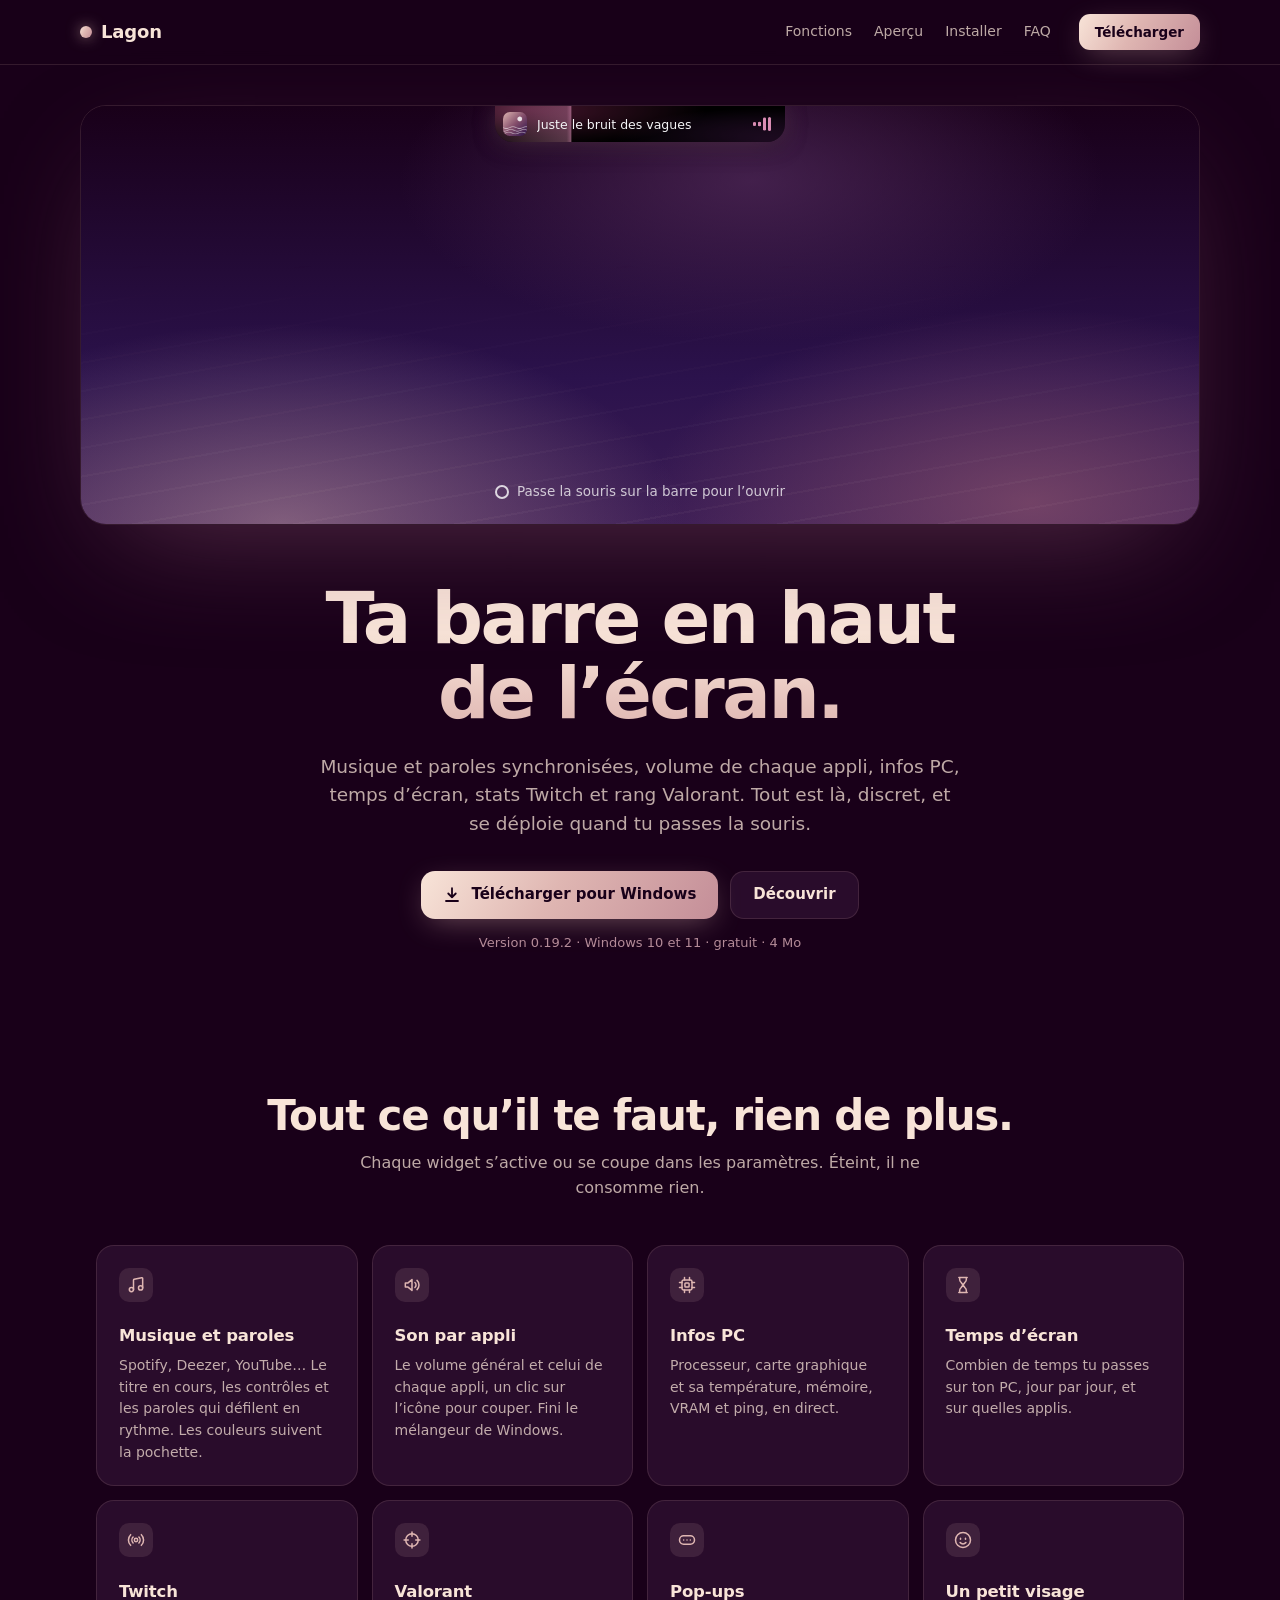
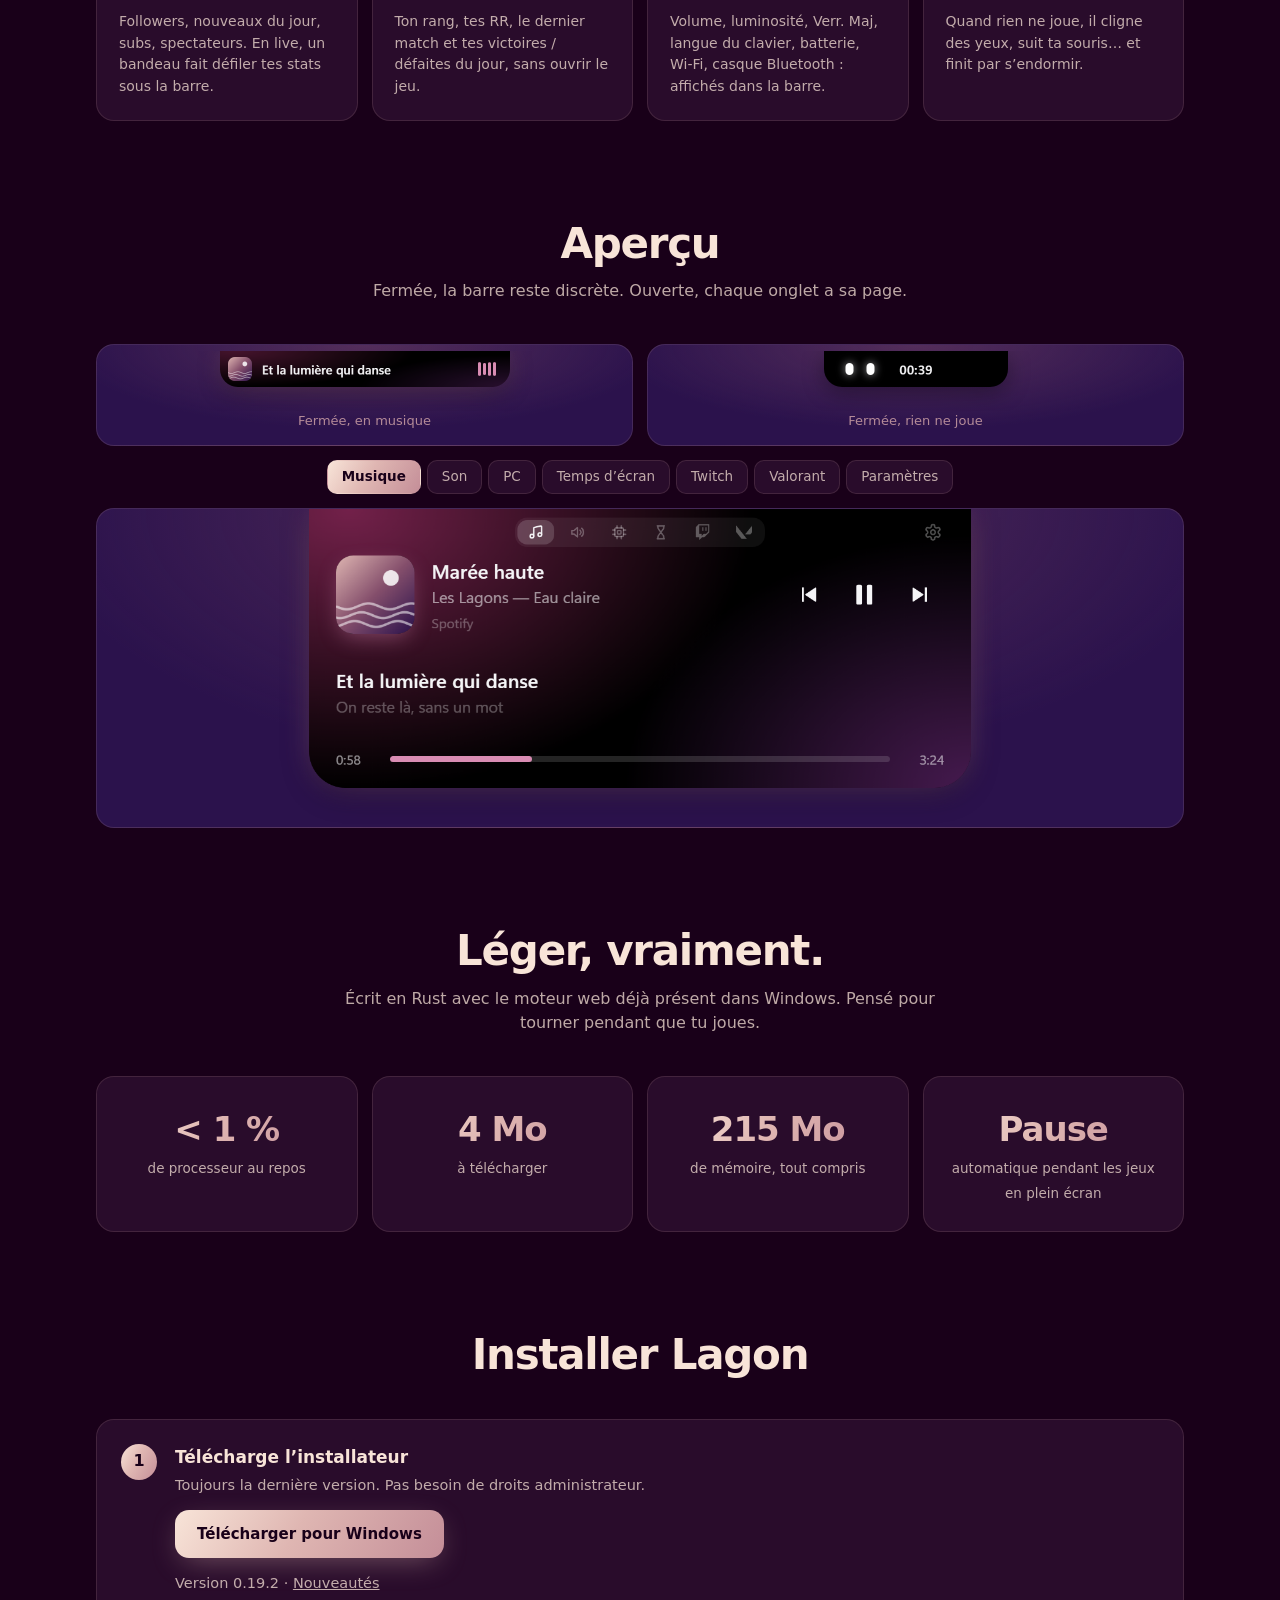
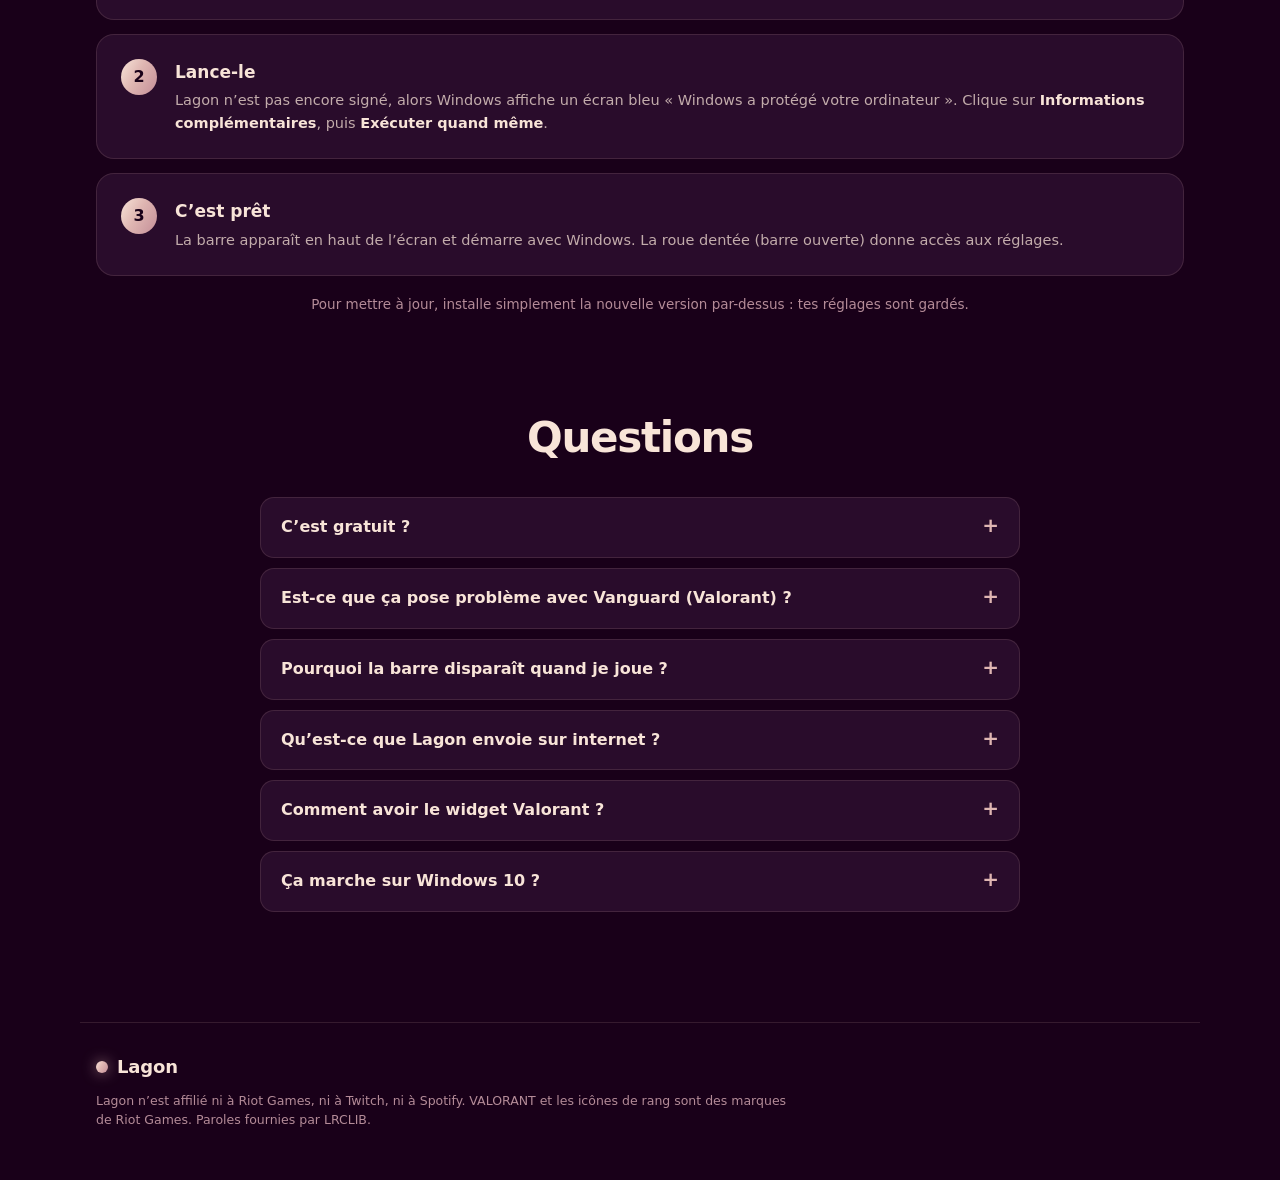
<file: index.html>
<!doctype html>
<html lang="fr">
<head>
  <meta charset="utf-8" />
  <meta name="viewport" content="width=device-width, initial-scale=1" />
  <title>Lagon · la barre en haut de ton écran</title>
  <meta name="description" content="Lagon : une barre élégante en haut de l’écran Windows. Musique et paroles, volume par appli, infos PC, temps d’écran, stats Twitch et rang Valorant. Gratuit et léger." />
  <meta property="og:title" content="Lagon · la barre en haut de ton écran" />
  <meta property="og:description" content="Musique et paroles, son, PC, temps d’écran, Twitch et Valorant, dans une barre qui se déploie au survol." />
  <meta property="og:image" content="img/music.png" />
  <meta name="theme-color" content="#190019" />
  <link rel="icon" href="favicon.ico" />
  <link rel="stylesheet" href="site.css" />
</head>
<body>
  <header class="top">
    <a class="brand" href="#"><span class="dot"></span>Lagon</a>
    <nav>
      <a href="#fonctions">Fonctions</a>
      <a href="#apercu">Aperçu</a>
      <a href="#installer">Installer</a>
      <a href="#faq">FAQ</a>
    </nav>
    <a class="btn small dl-link" href="#installer">Télécharger</a>
  </header>

  <!-- hero: a screen with the real Lagon running at its top -->
  <section class="hero">
    <div class="screen" aria-label="Démo de Lagon">
      <div class="wall"></div>
      <div class="demo-wrap"><iframe class="demo" src="demo/index.html" title="Démo interactive de Lagon" loading="eager"></iframe></div>
      <p class="try"><span class="cursor"></span>Passe la souris sur la barre pour l’ouvrir</p>
    </div>

    <div class="hero-text">
      <h1>Ta barre en haut<br />de l’écran.</h1>
      <p class="lead">Musique et paroles synchronisées, volume de chaque appli, infos PC, temps d’écran, stats Twitch et rang Valorant. Tout est là, discret, et se déploie quand tu passes la souris.</p>
      <div class="cta">
        <a class="btn dl-link" href="#installer">
          <svg viewBox="0 0 24 24" aria-hidden="true"><path d="M12 3v12m0 0-5-5m5 5 5-5M4 20h16"/></svg>
          Télécharger pour Windows
        </a>
        <a class="btn ghost" href="#fonctions">Découvrir</a>
      </div>
      <p class="meta"><span class="dl-version">Version 0.19.2</span> · Windows 10 et 11 · gratuit · 4 Mo</p>
    </div>
  </section>

  <!-- features -->
  <section id="fonctions" class="section">
    <h2>Tout ce qu’il te faut, rien de plus.</h2>
    <p class="sub">Chaque widget s’active ou se coupe dans les paramètres. Éteint, il ne consomme rien.</p>
    <div class="features">
      <article class="f">
        <svg viewBox="0 0 24 24"><path d="M9 17.5V6.2a1 1 0 0 1 .78-.98l9-2A1 1 0 0 1 20 4.2v11.3"/><circle cx="6.5" cy="17.5" r="2.5"/><circle cx="17.5" cy="15.5" r="2.5"/></svg>
        <h3>Musique et paroles</h3>
        <p>Spotify, Deezer, YouTube… Le titre en cours, les contrôles et les paroles qui défilent en rythme. Les couleurs suivent la pochette.</p>
      </article>
      <article class="f">
        <svg viewBox="0 0 24 24"><path d="M4 9.5h3.2L12 5.5v13l-4.8-4H4z"/><path d="M15.5 9a4 4 0 0 1 0 6M18 6.5a7.5 7.5 0 0 1 0 11"/></svg>
        <h3>Son par appli</h3>
        <p>Le volume général et celui de chaque appli, un clic sur l’icône pour couper. Fini le mélangeur de Windows.</p>
      </article>
      <article class="f">
        <svg viewBox="0 0 24 24"><rect x="6" y="6" width="12" height="12" rx="2"/><rect x="9.5" y="9.5" width="5" height="5" rx="1"/><path d="M9 3v3M15 3v3M9 18v3M15 18v3M3 9h3M3 15h3M18 9h3M18 15h3"/></svg>
        <h3>Infos PC</h3>
        <p>Processeur, carte graphique et sa température, mémoire, VRAM et ping, en direct.</p>
      </article>
      <article class="f">
        <svg viewBox="0 0 24 24"><path d="M7 3h10M7 21h10M8 3v2.5a4 4 0 0 0 1.6 3.2L12 12l-2.4 3.3A4 4 0 0 0 8 18.5V21M16 3v2.5a4 4 0 0 1-1.6 3.2L12 12l2.4 3.3a4 4 0 0 1 1.6 3.2V21"/></svg>
        <h3>Temps d’écran</h3>
        <p>Combien de temps tu passes sur ton PC, jour par jour, et sur quelles applis.</p>
      </article>
      <article class="f">
        <svg viewBox="0 0 24 24"><circle cx="12" cy="12" r="2"/><path d="M8.5 15.5a5 5 0 0 1 0-7M15.5 8.5a5 5 0 0 1 0 7M5.6 18.4a9 9 0 0 1 0-12.8M18.4 5.6a9 9 0 0 1 0 12.8"/></svg>
        <h3>Twitch</h3>
        <p>Followers, nouveaux du jour, subs, spectateurs. En live, un bandeau fait défiler tes stats sous la barre.</p>
      </article>
      <article class="f">
        <svg viewBox="0 0 24 24"><circle cx="12" cy="12" r="7.5"/><path d="M12 2.5v5M12 16.5v5M2.5 12h5M16.5 12h5"/></svg>
        <h3>Valorant</h3>
        <p>Ton rang, tes RR, le dernier match et tes victoires / défaites du jour, sans ouvrir le jeu.</p>
      </article>
      <article class="f">
        <svg viewBox="0 0 24 24"><rect x="3" y="7" width="18" height="10" rx="5"/><path d="M8 12h.01M12 12h.01M16 12h.01"/></svg>
        <h3>Pop-ups</h3>
        <p>Volume, luminosité, Verr. Maj, langue du clavier, batterie, Wi-Fi, casque Bluetooth : affichés dans la barre.</p>
      </article>
      <article class="f">
        <svg viewBox="0 0 24 24"><circle cx="12" cy="12" r="9"/><path d="M9 10v1M15 10v1M8.5 15a4.5 4.5 0 0 0 7 0"/></svg>
        <h3>Un petit visage</h3>
        <p>Quand rien ne joue, il cligne des yeux, suit ta souris… et finit par s’endormir.</p>
      </article>
    </div>
  </section>

  <!-- screenshots -->
  <section id="apercu" class="section">
    <h2>Aperçu</h2>
    <p class="sub">Fermée, la barre reste discrète. Ouverte, chaque onglet a sa page.</p>
    <div class="closed-shots">
      <figure><img src="img/closed-music.png" alt="Barre fermée pendant la musique : la ligne de paroles en cours" /><figcaption>Fermée, en musique</figcaption></figure>
      <figure><img src="img/closed-face.png" alt="Barre fermée sans musique : l’heure et le petit visage" /><figcaption>Fermée, rien ne joue</figcaption></figure>
    </div>
    <div class="gallery">
      <div class="g-tabs" role="tablist">
        <button role="tab" data-shot="music" class="on">Musique</button>
        <button role="tab" data-shot="sound">Son</button>
        <button role="tab" data-shot="pc">PC</button>
        <button role="tab" data-shot="time">Temps d’écran</button>
        <button role="tab" data-shot="twitch">Twitch</button>
        <button role="tab" data-shot="valorant">Valorant</button>
        <button role="tab" data-shot="settings">Paramètres</button>
      </div>
      <div class="g-view"><img class="g-img" src="img/music.png" alt="Page Musique de Lagon" /></div>
    </div>
  </section>

  <!-- light -->
  <section class="section light">
    <h2>Léger, vraiment.</h2>
    <p class="sub">Écrit en Rust avec le moteur web déjà présent dans Windows. Pensé pour tourner pendant que tu joues.</p>
    <div class="numbers">
      <div><b>&lt; 1 %</b><span>de processeur au repos</span></div>
      <div><b>4 Mo</b><span>à télécharger</span></div>
      <div><b>215 Mo</b><span>de mémoire, tout compris</span></div>
      <div><b>Pause</b><span>automatique pendant les jeux en plein écran</span></div>
    </div>
  </section>

  <!-- install -->
  <section id="installer" class="section">
    <h2>Installer Lagon</h2>
    <ol class="steps">
      <li>
        <span class="n">1</span>
        <div><h3>Télécharge l’installateur</h3><p>Toujours la dernière version. Pas besoin de droits administrateur.</p>
          <a class="btn dl-link" href="#">Télécharger pour Windows</a>
          <p class="meta"><span class="dl-version">Version 0.19.2</span> · <a class="dl-notes" href="#">Nouveautés</a></p></div>
      </li>
      <li>
        <span class="n">2</span>
        <div><h3>Lance-le</h3><p>Lagon n’est pas encore signé, alors Windows affiche un écran bleu « Windows a protégé votre ordinateur ». Clique sur <b>Informations complémentaires</b>, puis <b>Exécuter quand même</b>.</p></div>
      </li>
      <li>
        <span class="n">3</span>
        <div><h3>C’est prêt</h3><p>La barre apparaît en haut de l’écran et démarre avec Windows. La roue dentée (barre ouverte) donne accès aux réglages.</p></div>
      </li>
    </ol>
    <p class="note">Pour mettre à jour, installe simplement la nouvelle version par-dessus : tes réglages sont gardés.</p>
  </section>

  <!-- faq -->
  <section id="faq" class="section">
    <h2>Questions</h2>
    <div class="faq">
      <details><summary>C’est gratuit ?</summary><p>Oui.</p></details>
      <details><summary>Est-ce que ça pose problème avec Vanguard (Valorant) ?</summary><p>Lagon ne touche jamais au jeu : il ne lit pas sa mémoire et ne s’injecte pas dedans. C’est une fenêtre Windows ordinaire, comme Discord ou Spotify. Ton rang vient d’internet (API HenrikDev), pas du jeu.</p></details>
      <details><summary>Pourquoi la barre disparaît quand je joue ?</summary><p>Par défaut, Lagon se cache et se met en pause quand un jeu est en plein écran, pour ne rien te prendre en performances. Tu peux changer ça dans Paramètres → Performance. En mode « plein écran » exclusif, Windows n’affiche de toute façon aucune fenêtre par-dessus le jeu : passe en « fenêtré plein écran » pour voir la barre.</p></details>
      <details><summary>Qu’est-ce que Lagon envoie sur internet ?</summary><p>Seulement ce que tu actives : la recherche des paroles (LRCLIB), tes stats Twitch si tu connectes ta chaîne, ton rang si tu ajoutes ta clé HenrikDev. Pas de compte Lagon, pas de publicité, pas de suivi. Tes identifiants Twitch et ta clé sont chiffrés sur ton PC.</p></details>
      <details><summary>Comment avoir le widget Valorant ?</summary><p>Crée une clé gratuite sur le tableau de bord HenrikDev, puis dans Lagon : Paramètres → Valorant, ajoute ton Riot ID (Pseudo#TAG), ta région et colle la clé.</p></details>
      <details><summary>Ça marche sur Windows 10 ?</summary><p>Oui, Windows 10 et 11 (64 bits).</p></details>
    </div>
  </section>

  <footer class="foot">
    <p><span class="brand"><span class="dot"></span>Lagon</span></p>
    <p class="legal">Lagon n’est affilié ni à Riot Games, ni à Twitch, ni à Spotify. VALORANT et les icônes de rang sont des marques de Riot Games. Paroles fournies par LRCLIB.</p>
  </footer>

  <script src="site.js"></script>
</body>
</html>
</file>
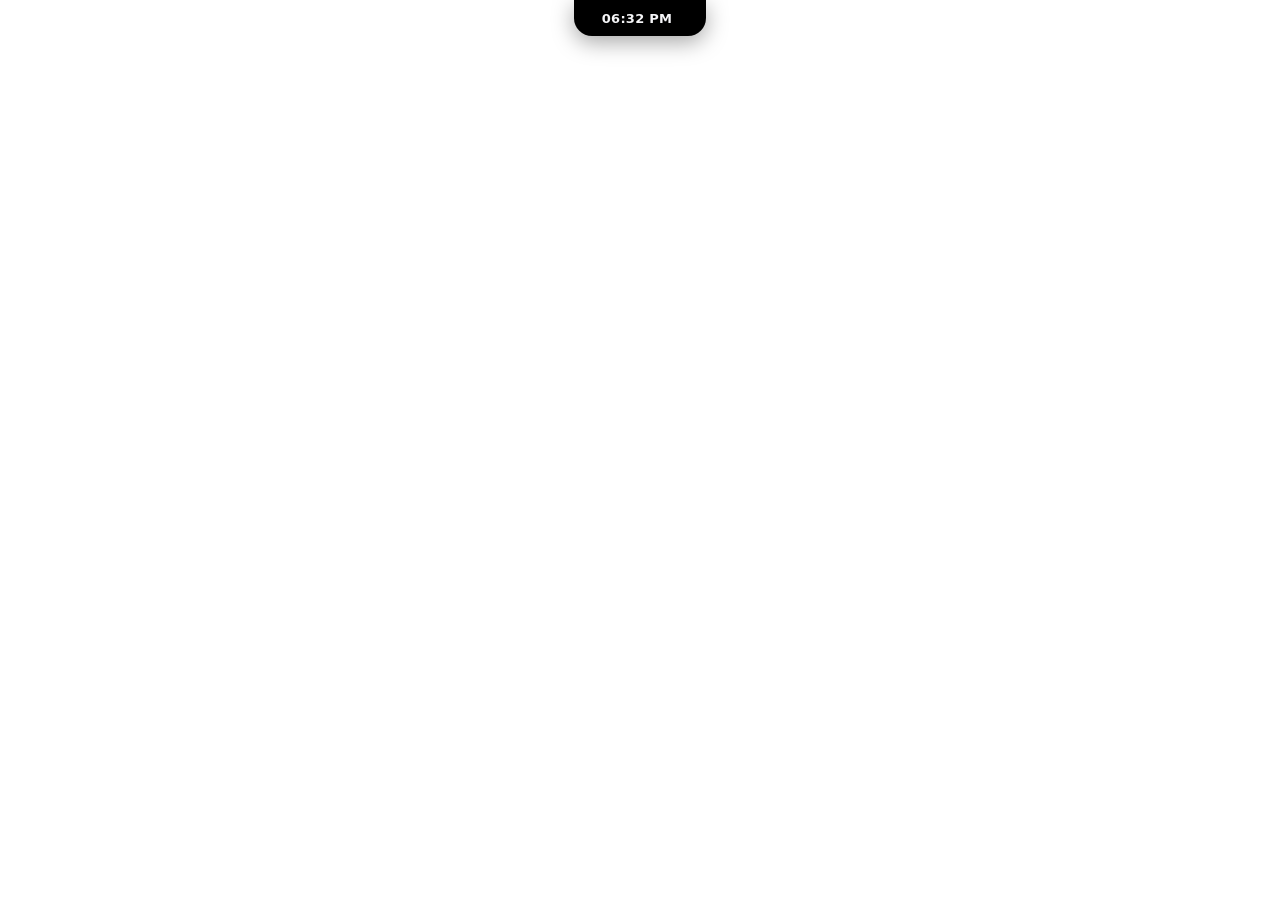
<file: demo/index.html>
<!doctype html>
<html lang="fr">
<head>
  <meta charset="utf-8" />
  <meta http-equiv="Content-Security-Policy" content="default-src 'self'; img-src 'self' data:; style-src 'self'; script-src 'self'; connect-src 'self' ipc: http://ipc.localhost" />
  <title>Lagon</title>
  <link rel="stylesheet" href="style.css" />
</head>
<body>
  <div id="island" class="idle">
    <!-- colour glows (album / Windows colours); they drift slowly with the "halos" option -->
    <div class="halo" aria-hidden="true"><i class="h1"></i><i class="h2"></i></div>
    <!-- the music's progress, as a colour filling the closed bar (musicProgress) -->
    <i class="c-prog" aria-hidden="true"></i>
    <!-- compact pill -->
    <div class="compact">
      <img class="c-art" alt="" />
      <div class="c-text"></div>
      <div class="eq" aria-hidden="true"><i></i><i></i><i></i><i></i></div>
      <div class="c-clock"></div>
      <div class="c-dc" aria-label="Discord : micro ou son coupé"></div>
      <!-- little face shown when nothing plays -->
      <!-- .face moves (left of the clock / centre when asleep); .face-in carries the hop and breathing -->
      <div class="face" aria-hidden="true">
        <div class="face-in">
          <i class="eye l"></i><i class="eye r"></i>
          <i class="cheek l"></i><i class="cheek r"></i>
          <!-- only drawn by some styles (data-look): cat ears, robot antenna, mouth -->
          <i class="ear l"></i><i class="ear r"></i><i class="ant"></i><i class="mouth"></i>
          <span class="zzz"><b>z</b><b>z</b><b>z</b></span>
        </div>
      </div>
      <!-- volume indicator, shown for a moment when the volume changes -->
      <!-- pop-ups: volume, brightness, caps lock, keyboard language, battery, network, headset -->
      <div class="c-osd">
        <span class="o-icon"></span>
        <div class="o-text"><b class="o-title"></b><span class="o-sub"></span></div>
        <div class="o-bar"><div class="o-fill"></div></div>
        <span class="o-pct"></span>
      </div>
      <!-- voice assistant (« Lagoune t'es là ? »): the little face listens in the middle, with a "?" -->
      <div class="c-listen" aria-hidden="true">
        <span class="mini-face l-face" data-look="classic"><span class="face-in"><i class="eye l"></i><i class="eye r"></i><i class="cheek l"></i><i class="cheek r"></i><i class="ear l"></i><i class="ear r"></i><i class="ant"></i><i class="mouth"></i></span></span>
        <span class="l-mark"></span>
      </div>
    </div>

    <!-- stats chosen in Settings > Bar, always shown at the right end of the closed island -->
    <div class="c-stats" aria-live="off"></div>

    <!-- live ticker: a second row under the closed island while streaming -->
    <div class="ticker" aria-live="polite"><i class="tk-dot"></i><span class="tk-text"></span></div>
    <!-- delivery timer: a little bike rides to the house (typed "livraison 25 min" in Notes) -->
    <div class="dlv"><span class="dv-track"><i class="dv-line"><i class="dv-fill"></i></i><span class="dv-home"><svg viewBox="0 0 24 24"><path d="M3.5 11.5 12 4.5l8.5 7"/><path d="M6 9.8V20h12V9.8"/><path d="M10.2 20v-5h3.6v5"/></svg></span><span class="dv-bike"><svg viewBox="0 0 24 16"><rect x="1.5" y=".8" width="5.5" height="4.4" rx="1"/><circle cx="5" cy="12" r="3.2"/><circle cx="19" cy="12" r="3.2"/><path d="M5 12 9 6.5h6.2L19 12M9 6.5l3 5.5 3.2-5.5M15.2 6.5 14.3 3.2h2.4M8 4.4h3"/></svg></span><span class="dv-arrive">Arrivée ?</span></span><span class="dv-left"></span></div>

    <!-- expanded card -->
    <div class="full">
      <nav class="tabs">
        <button data-page="music" title="Musique" class="on">
          <svg viewBox="0 0 24 24"><path d="M9 17.5V6.2a1 1 0 0 1 .78-.98l9-2A1 1 0 0 1 20 4.2v11.3"/><circle cx="6.5" cy="17.5" r="2.5"/><circle cx="17.5" cy="15.5" r="2.5"/></svg>
        </button>
        <button data-page="sound" title="Son">
          <svg viewBox="0 0 24 24"><path d="M4 9.5h3.2L12 5.5v13l-4.8-4H4z"/><path d="M15.5 9a4 4 0 0 1 0 6M18 6.5a7.5 7.5 0 0 1 0 11"/></svg>
        </button>
        <button data-page="pc" title="PC">
          <svg viewBox="0 0 24 24"><rect x="6" y="6" width="12" height="12" rx="2"/><rect x="9.5" y="9.5" width="5" height="5" rx="1"/><path d="M9 3v3M15 3v3M9 18v3M15 18v3M3 9h3M3 15h3M18 9h3M18 15h3"/></svg>
        </button>
        <button data-page="time" title="Temps d’écran">
          <svg viewBox="0 0 24 24"><path d="M7 3h10M7 21h10M8 3v2.5a4 4 0 0 0 1.6 3.2L12 12l-2.4 3.3A4 4 0 0 0 8 18.5V21M16 3v2.5a4 4 0 0 1-1.6 3.2L12 12l2.4 3.3a4 4 0 0 1 1.6 3.2V21"/></svg>
        </button>
        <button data-page="notes" title="Notes">
          <svg viewBox="0 0 24 24"><rect x="4" y="5" width="16" height="15" rx="2.5"/><path d="M8.5 3v4M15.5 3v4M4 10h16M8 14h4.5M8 17h7"/></svg>
        </button>
        <button data-page="twitch" title="Twitch">
          <svg class="filled" viewBox="0 0 24 24"><path fill-rule="evenodd" d="M6 0 1.71 4.29v15.42h5.15V24l4.28-4.29h3.43L22.29 12V0zm14.57 11.14-3.43 3.43h-3.43l-3 3v-3H6.86V1.71h13.71zM11.57 4.71h1.72v5.15h-1.72zm4.72 0H18v5.15h-1.71z"/></svg>
          <i class="live-dot"></i>
        </button>
        <button data-page="obs" title="OBS">
          <svg class="filled" viewBox="0 0 24 24"><!-- OBS Studio logo (Simple Icons, CC0) --><path d="M12,24C5.383,24,0,18.617,0,12S5.383,0,12,0s12,5.383,12,12S18.617,24,12,24z M12,1.109 C5.995,1.109,1.11,5.995,1.11,12C1.11,18.005,5.995,22.89,12,22.89S22.89,18.005,22.89,12C22.89,5.995,18.005,1.109,12,1.109z M6.182,5.99c0.352-1.698,1.503-3.229,3.05-3.996c-0.269,0.273-0.595,0.483-0.844,0.78c-1.02,1.1-1.48,2.692-1.199,4.156 c0.355,2.235,2.455,4.06,4.732,4.028c1.765,0.079,3.485-0.937,4.348-2.468c1.848,0.063,3.645,1.017,4.7,2.548 c0.54,0.799,0.962,1.736,0.991,2.711c-0.342-1.295-1.202-2.446-2.375-3.095c-1.135-0.639-2.529-0.802-3.772-0.425 c-1.56,0.448-2.849,1.723-3.293,3.293c-0.377,1.25-0.216,2.628,0.377,3.772c-0.825,1.429-2.315,2.449-3.932,2.756 c-1.244,0.261-2.551,0.059-3.709-0.464c1.036,0.302,2.161,0.355,3.191-0.011c1.381-0.457,2.522-1.567,3.024-2.935 c0.556-1.49,0.345-3.261-0.591-4.54c-0.7-1.007-1.803-1.717-3.002-1.969c-0.38-0.068-0.764-0.098-1.148-0.134 c-0.611-1.231-0.834-2.66-0.528-3.996L6.182,5.99z"/></svg>
          <i class="live-dot"></i>
        </button>
        <button data-page="valorant" title="Valorant">
          <svg class="filled" viewBox="0 0 24 24"><path d="M23.79 2.15a.25.25 0 0 0-.1.08c-3.38 4.23-6.77 8.46-10.15 12.7-.1.09-.02.28.12.26h7.32a.66.66 0 0 0 .55-.25l2.32-2.9a.72.72 0 0 0 .15-.49V2.32c.01-.11-.1-.21-.21-.17zM.08 2.17C0 2.2 0 2.3 0 2.37v9.23c0 .17.05.33.16.46l7.64 9.55c.12.15.3.25.5.25h7.37c.14.02.22-.17.11-.27C10.66 15.18 5.53 8.77.4 2.35c-.08-.1-.17-.27-.32-.18z"/></svg>
        </button>
        <button data-page="discord" title="Discord">
          <svg class="filled" viewBox="0 0 24 24"><path d="M20.32 4.37a19.8 19.8 0 0 0-4.89-1.52.07.07 0 0 0-.08.04c-.21.38-.44.87-.6 1.25a18.27 18.27 0 0 0-5.49 0 12.64 12.64 0 0 0-.62-1.25.08.08 0 0 0-.08-.04 19.74 19.74 0 0 0-4.88 1.52.07.07 0 0 0-.03.03C.53 9.05-.32 13.58.1 18.06a.08.08 0 0 0 .03.05 19.9 19.9 0 0 0 5.99 3.03.08.08 0 0 0 .09-.03c.46-.63.87-1.3 1.22-1.99a.08.08 0 0 0-.04-.1 13.1 13.1 0 0 1-1.87-.9.08.08 0 0 1-.01-.12l.37-.3a.07.07 0 0 1 .08-.01c3.93 1.8 8.18 1.8 12.06 0a.07.07 0 0 1 .08 0l.37.3a.08.08 0 0 1 0 .13c-.6.35-1.22.65-1.88.9a.08.08 0 0 0-.04.1c.36.7.77 1.36 1.23 1.99a.08.08 0 0 0 .08.03 19.84 19.84 0 0 0 6-3.03.08.08 0 0 0 .04-.06c.5-5.18-.84-9.67-3.55-13.66a.06.06 0 0 0-.03-.03zM8.02 15.33c-1.18 0-2.16-1.08-2.16-2.42 0-1.33.96-2.42 2.16-2.42 1.21 0 2.18 1.1 2.16 2.42 0 1.34-.96 2.42-2.16 2.42zm7.97 0c-1.18 0-2.15-1.08-2.15-2.42 0-1.33.95-2.42 2.15-2.42 1.21 0 2.18 1.1 2.16 2.42 0 1.34-.95 2.42-2.16 2.42z"/></svg>
        </button>
        <button data-page="game" title="Jeu">
          <svg viewBox="0 0 24 24"><path d="M7.5 7h9a4.5 4.5 0 0 1 4.4 5.5l-1 4.3a2.3 2.3 0 0 1-4 1L14.4 16H9.6l-1.5 1.8a2.3 2.3 0 0 1-4-1l-1-4.3A4.5 4.5 0 0 1 7.5 7z"/><path d="M7.5 10.5v3M6 12h3"/><circle cx="16" cy="11" r=".6"/><circle cx="17.5" cy="13" r=".6"/></svg>
        </button>
        <button data-page="clips" title="Clips">
          <svg viewBox="0 0 24 24"><rect x="3" y="6" width="13" height="12" rx="2.5"/><path d="m16 10.5 5-3v9l-5-3"/><circle cx="9.5" cy="12" r="2.2" fill="currentColor" stroke="none"/></svg>
        </button>
      </nav>

      <!-- only inside the open card, so it is never visible when the island is closed -->
      <!-- your seniority rank (the star), top left of the open card: a click shows it in the settings -->
      <button class="rk-corner" hidden aria-label="Ton rang"></button>
      <button class="gear" title="Paramètres" aria-label="Paramètres">
        <svg viewBox="0 0 24 24"><path d="M12.22 2h-.44a2 2 0 0 0-2 2v.18a2 2 0 0 1-1 1.73l-.43.25a2 2 0 0 1-2 0l-.15-.08a2 2 0 0 0-2.73.73l-.22.38a2 2 0 0 0 .73 2.73l.15.1a2 2 0 0 1 1 1.72v.51a2 2 0 0 1-1 1.74l-.15.09a2 2 0 0 0-.73 2.73l.22.38a2 2 0 0 0 2.73.73l.15-.08a2 2 0 0 1 2 0l.43.25a2 2 0 0 1 1 1.73V20a2 2 0 0 0 2 2h.44a2 2 0 0 0 2-2v-.18a2 2 0 0 1 1-1.73l.43-.25a2 2 0 0 1 2 0l.15.08a2 2 0 0 0 2.73-.73l.22-.39a2 2 0 0 0-.73-2.73l-.15-.08a2 2 0 0 1-1-1.74v-.5a2 2 0 0 1 1-1.74l.15-.09a2 2 0 0 0 .73-2.73l-.22-.38a2 2 0 0 0-2.73-.73l-.15.08a2 2 0 0 1-2 0l-.43-.25a2 2 0 0 1-1-1.73V4a2 2 0 0 0-2-2z"/><circle cx="12" cy="12" r="3"/></svg>
        <i class="gear-dot" aria-hidden="true"></i>
      </button>

      <div class="pages">
        <!-- music -->
        <section class="page music">
          <div class="empty">
            <div class="e-time"></div>
            <div class="e-date"></div>
            <div class="e-hint">Rien en lecture</div>
          </div>
          <div class="player">
            <div class="head">
              <div class="art-wrap"><img class="art" alt="" /></div>
              <div class="meta">
                <div class="title"></div>
                <div class="artist"></div>
                <div class="source"></div>
              </div>
              <div class="controls">
                <button data-cmd="prev" title="Précédent">
                  <svg viewBox="0 0 24 24"><path d="M6 5h2v14H6zM20 5.5v13a.5.5 0 0 1-.77.42L9.5 12.42a.5.5 0 0 1 0-.84l9.73-6.5a.5.5 0 0 1 .77.42z"/></svg>
                </button>
                <button data-cmd="toggle" class="play" title="Lecture / Pause">
                  <svg class="i-play" viewBox="0 0 24 24"><path d="M7 4.6v14.8a.6.6 0 0 0 .92.5l11.5-7.4a.6.6 0 0 0 0-1L7.92 4.1A.6.6 0 0 0 7 4.6z"/></svg>
                  <svg class="i-pause" viewBox="0 0 24 24"><rect x="6" y="4.5" width="4.2" height="15" rx="1.2"/><rect x="13.8" y="4.5" width="4.2" height="15" rx="1.2"/></svg>
                </button>
                <button data-cmd="next" title="Suivant">
                  <svg viewBox="0 0 24 24"><path d="M16 5h2v14h-2zM4 5.5v13a.5.5 0 0 0 .77.42l9.73-6.5a.5.5 0 0 0 0-.84L4.77 5.08A.5.5 0 0 0 4 5.5z"/></svg>
                </button>
              </div>
            </div>
            <div class="lyrics">
              <div class="l-cur"></div>
              <div class="l-next"></div>
            </div>
            <div class="progress">
              <span class="t-pos">0:00</span>
              <div class="bar"><div class="fill"></div><div class="knob"></div></div>
              <span class="t-dur">0:00</span>
            </div>
          </div>
        </section>

        <!-- sound -->
        <section class="page sound">
          <div class="master">
            <button class="spk" title="Couper le son"></button>
            <input type="range" min="0" max="100" step="1" value="0" aria-label="Volume général" />
            <span class="pct">–</span>
          </div>
          <div class="apps"></div>
        </section>

        <!-- pc -->
        <section class="page pc">
          <div class="tile fps-tile" data-stat="fps"><span class="k">FPS</span><span class="v">–</span><span class="s">&nbsp;</span><div class="b"><i></i></div></div>
          <div class="tile" data-stat="cpu"><span class="k">CPU</span><span class="v">–</span><span class="s">utilisation</span><div class="b"><i></i></div></div>
          <div class="tile" data-stat="gpu"><span class="k">GPU</span><span class="v">–</span><span class="s">RTX</span><div class="b"><i></i></div></div>
          <div class="tile" data-stat="gpuTemp"><span class="k">Temp. GPU</span><span class="v">–</span><span class="s">&nbsp;</span><div class="b"><i></i></div></div>
          <div class="tile" data-stat="ram"><span class="k">RAM</span><span class="v">–</span><span class="s">&nbsp;</span><div class="b"><i></i></div></div>
          <div class="tile" data-stat="vram"><span class="k">VRAM</span><span class="v">–</span><span class="s">&nbsp;</span><div class="b"><i></i></div></div>
          <div class="tile" data-stat="ping"><span class="k">Ping</span><span class="v">–</span><span class="s">&nbsp;</span><div class="b"><i></i></div></div>
        </section>

        <!-- screen time -->
        <section class="page time">
          <div class="t-left">
            <span class="t-k">Temps d’écran</span>
            <span class="t-total">–</span>
            <span class="t-sub">aujourd’hui</span>
            <div class="week"></div>
          </div>
          <div class="t-apps"></div>
        </section>

        <!-- notes + calendar (quick note: shortcut, even in game) -->
        <section class="page notes">
          <div class="nt-cal">
            <div class="nt-head">
              <button class="nt-prev" title="Mois précédent" aria-label="Mois précédent"><svg viewBox="0 0 24 24"><path d="m14.5 6-6 6 6 6"/></svg></button>
              <button class="nt-month" title="Revenir à aujourd’hui"></button>
              <button class="nt-next" title="Mois suivant" aria-label="Mois suivant"><svg viewBox="0 0 24 24"><path d="m9.5 6 6 6-6 6"/></svg></button>
            </div>
            <div class="nt-grid"><i>L</i><i>M</i><i>M</i><i>J</i><i>V</i><i>S</i><i>D</i></div>
          </div>
          <div class="nt-main">
            <div class="nt-top"><span class="nt-k">Notes</span><button class="nt-bike" title="Suivre une livraison (Uber Eats…) : tape l’heure ou les minutes">Livraison</button><button class="nt-all">Tout voir</button></div>
            <div class="nt-dlv" hidden><span class="dv-track"><i class="dv-line"><i class="dv-fill"></i></i><span class="dv-home"><svg viewBox="0 0 24 24"><path d="M3.5 11.5 12 4.5l8.5 7"/><path d="M6 9.8V20h12V9.8"/><path d="M10.2 20v-5h3.6v5"/></svg></span><span class="dv-bike"><svg viewBox="0 0 24 16"><rect x="1.5" y=".8" width="5.5" height="4.4" rx="1"/><circle cx="5" cy="12" r="3.2"/><circle cx="19" cy="12" r="3.2"/><path d="M5 12 9 6.5h6.2L19 12M9 6.5l3 5.5 3.2-5.5M15.2 6.5 14.3 3.2h2.4M8 4.4h3"/></svg></span></span><span class="dv-txt"></span><button class="dv-more" title="Le livreur a du retard">+5 min</button><button class="dv-stop" title="Arrêter le suivi"><svg viewBox="0 0 24 24"><path d="M6.5 6.5l11 11M17.5 6.5l-11 11"/></svg></button></div>
            <input class="text-in nt-in" type="text" maxlength="300" spellcheck="false" autocomplete="off" placeholder="Écris une note… ex. « scrim demain 20h »" />
            <span class="nt-when"></span>
            <div class="nt-list"></div>
          </div>
        </section>

        <!-- twitch -->
        <section class="page twitch">
          <div class="tw-off"><span class="tw-msg"></span></div>
          <div class="tw-grid">
            <div class="tile" data-tw="status"><span class="k">Statut</span><span class="v">–</span><span class="s">&nbsp;</span></div>
            <div class="tile" data-tw="followers"><span class="k">Followers</span><span class="v">–</span><span class="s">au total</span></div>
            <div class="tile" data-tw="today"><span class="k">Aujourd’hui</span><span class="v">–</span><span class="s">nouveaux followers</span></div>
            <div class="tile" data-tw="subs"><span class="k">Subs</span><span class="v">–</span><span class="s">&nbsp;</span></div>
            <div class="tile" data-tw="viewers"><span class="k">Spectateurs</span><span class="v">–</span><span class="s">&nbsp;</span></div>
            <div class="tile" data-tw="uptime"><span class="k">Durée du live</span><span class="v">–</span><span class="s">&nbsp;</span></div>
          </div>
        </section>

        <!-- obs: stream health, OBS's microphone, scenes -->
        <section class="page obs">
          <div class="ob-off"><span class="ob-msg"></span></div>
          <div class="ob-on">
            <div class="ob-row">
              <div class="tile ob-live"><span class="k">Stream</span><span class="v ob-live-v">Hors ligne</span><span class="s ob-live-s">&nbsp;</span></div>
              <div class="tile ob-rate"><span class="k">Débit</span><span class="v ob-kbps">–</span><span class="s ob-drop">&nbsp;</span></div>
              <button class="tile ob-mic" title="Couper / réactiver le micro dans OBS"><span class="k">Micro OBS</span><span class="v ob-mic-v">–</span><span class="s ob-mic-s">&nbsp;</span></button>
            </div>
            <div class="ob-scenes"></div>
          </div>
        </section>

        <!-- valorant -->
        <section class="page valorant">
          <div class="vl-off"><span class="vl-msg"></span></div>
          <div class="vl-grid">
            <div class="tile vl-rank">
              <img class="vl-icon" alt="" />
              <div class="vl-rank-txt">
                <span class="v vl-tier">–</span>
                <span class="s vl-who">&nbsp;</span>
                <div class="b"><i></i></div>
                <span class="s vl-rr">&nbsp;</span>
              </div>
            </div>
            <!-- the last game: agent, map, score, K/D/A, headshots, RR -->
            <div class="tile vl-match">
              <img class="vl-agent" alt="" />
              <div class="vl-m-txt">
                <span class="k vl-m-top"><span>Dernier match</span><span class="vl-m-rr"></span></span>
                <span class="v vl-m-head">–</span>
                <span class="s vl-m-where">&nbsp;</span>
                <span class="s vl-m-stats">&nbsp;</span>
              </div>
            </div>
            <div class="tile" data-vl="today"><span class="k">Aujourd’hui</span><span class="v">–</span><span class="s">&nbsp;</span></div>
            <div class="tile" data-vl="peak"><span class="k">Meilleur rang</span><span class="v">–</span><span class="s">&nbsp;</span></div>
          </div>
        </section>

        <!-- discord: the voice channel you are in -->
        <section class="page discord">
          <div class="dc-ctl">
            <button class="dc-tg dc-tg-mic" aria-label="Micro Discord"></button>
            <button class="dc-tg dc-tg-deaf" aria-label="Son Discord"></button>
          </div>
          <div class="dc-off"><span class="dc-msg"></span></div>
          <div class="dc-on">
            <div class="dc-head"><span class="dc-chan"></span></div>
            <div class="dc-list"></div>
          </div>
        </section>

        <!-- settings (opened with the gear, no tab): one long list on the right, its categories on
             the left light up while it scrolls (the card grows to the big size, see #island.big) -->
        <!-- mini-game: one key, endless -->
        <section class="page game">
          <canvas class="gm-canvas" aria-label="Mini-jeu : saut de gravité"></canvas>
          <div class="gm-hud"><span class="gm-best"></span><span class="gm-score"></span></div>
          <div class="gm-msg"><b class="gm-title"></b><span class="gm-sub"></span></div>
          <!-- la Roue: play chips only (nothing real to win or lose) -->
          <div class="wh">
            <div class="wh-top"><span class="wh-bank"></span><span class="wh-best"></span></div>
            <div class="wh-strip"><div class="wh-track"></div><i class="wh-marker"></i></div>
            <div class="wh-res"></div>
            <div class="wh-ctrl">
              <div class="wh-bets">
                <span class="wh-k">Mise</span>
                <button data-bet="10">10</button><button data-bet="50">50</button><button data-bet="half">½</button><button data-bet="all">Tout</button>
              </div>
              <div class="wh-colors">
                <button data-c="r" class="red">Rouge <small>×2</small></button><button data-c="g" class="green">Vert <small>×14</small></button><button data-c="b" class="black">Noir <small>×2</small></button>
              </div>
            </div>
          </div>
          <div class="gm-modes" role="group" aria-label="Choix du jeu"><button data-v="jump">Saut</button><button data-v="wheel">Roue</button></div>
        </section>

        <!-- clips: the newest NVIDIA clip + the voice clip ("Lagoune clip moi ça") options -->
        <section class="page clips">
          <div class="cl-left">
            <span class="t-k">Dernier clip</span>
            <div class="vc-last cl-card" hidden>
              <span class="vc-ic"></span>
              <div class="vc-info"><b class="vc-game"></b><span class="vc-meta"></span></div>
            </div>
            <span class="cl-none f-hint">Aucun clip NVIDIA trouvé pour l’instant.</span>
            <div class="cl-btns"><button class="vl-btn vc-play">Regarder</button><button class="vl-btn vc-folder">Dossier</button></div>
          </div>
          <div class="cl-right">
            <label class="sw-row cl-row"><span>Clip à la voix : « Lagoune clip moi ça »</span><input type="checkbox" class="cl-switch" /><i class="sw"></i></label>
            <span class="f-hint vc-status"></span>
            <span class="f-hint vc-heard"></span>
            <span class="f-hint vc-result"></span>
            <div><button class="vl-btn vc-test">Tester le clip</button></div>
          </div>
        </section>

        <section class="page settings">
          <nav class="s-nav" aria-label="Catégories">
            <button data-cat="general" class="on"><svg viewBox="0 0 24 24"><path d="M4 7h9M17 7h3M4 17h3M11 17h9"/><circle cx="15" cy="7" r="2"/><circle cx="9" cy="17" r="2"/></svg><span>Général</span></button>
            <button data-cat="look"><svg viewBox="0 0 24 24"><path d="M12 3a9 9 0 1 0 0 18c1.1 0 1.8-.9 1.8-1.9 0-.5-.2-.9-.5-1.3-.3-.3-.5-.8-.5-1.3 0-1 .8-1.8 1.8-1.8H17a4 4 0 0 0 4-4c0-4.2-4-7.7-9-7.7z"/><circle cx="7.5" cy="11.5" r="1"/><circle cx="10.5" cy="7.5" r="1"/><circle cx="15.5" cy="8" r="1"/></svg><span>Apparence</span></button>
            <button data-cat="modules"><svg viewBox="0 0 24 24"><rect x="3.5" y="3.5" width="7" height="7" rx="1.8"/><rect x="13.5" y="3.5" width="7" height="7" rx="1.8"/><rect x="3.5" y="13.5" width="7" height="7" rx="1.8"/><rect x="13.5" y="13.5" width="7" height="7" rx="1.8"/></svg><span>Modules</span></button>
            <button data-cat="accounts"><svg viewBox="0 0 24 24"><path d="M10 14a4 4 0 0 0 5.7 0l3-3a4 4 0 0 0-5.7-5.7l-1 1"/><path d="M14 10a4 4 0 0 0-5.7 0l-3 3a4 4 0 0 0 5.7 5.7l1-1"/></svg><span>Connexions</span></button>
            <button data-cat="popups"><svg viewBox="0 0 24 24"><path d="M6 16v-5a6 6 0 0 1 12 0v5l1.5 2h-15z"/><path d="M10 20.5a2 2 0 0 0 4 0"/></svg><span>Pop-ups</span></button>
            <button data-cat="keys"><svg viewBox="0 0 24 24"><rect x="2.5" y="6" width="19" height="12" rx="2.5"/><path d="M6.5 10h1M10.5 10h1M14.5 10h1M7.5 14h9"/></svg><span>Raccourcis</span></button>
          </nav>

          <div class="s-panels">
            <div class="s-panel" data-cat="general">
              <h2 class="s-title">Général</h2>
              <div class="up-row">
                <span class="up-text">Version</span>
                <button class="vl-btn up-btn">Vérifier</button>
              </div>
              <!-- seniority rank: the badge grows with the time you've had Lagon -->
              <div class="s-group rk-box" hidden>
                <span class="s-k">Ton rang</span>
                <div class="rk-head">
                  <span class="rk-big"></span>
                  <div class="rk-info"><b class="rk-name"></b><span class="rk-since"></span><div class="rk-bar"><i class="rk-fill"></i></div><span class="rk-next"></span></div>
                </div>
                <div class="rk-ladder"></div>
                <span class="f-hint">Plus tu gardes Lagon, plus ton étoile évolue. Passe la souris sur un badge pour le voir bouger. Il s’affiche aussi en haut à gauche quand la barre est ouverte.</span>
              </div>
              <div class="s-group">
                <span class="s-k">Barre</span>
                <label class="sw-row"><span>Mode focus</span><input type="checkbox" data-setting="focusMode" /><i class="sw"></i></label>
                <span class="f-hint">La barre devient un petit trait, sans rien afficher. Clique dessus ou utilise le raccourci pour la retrouver.</span>
                <span class="f-k">Ouverture</span>
                <div class="seg" data-setting="openMode">
                  <button data-v="hover">Au survol</button><button data-v="click">Au clic</button>
                </div>
                <span class="f-k">Position</span>
                <div class="seg" data-setting="position">
                  <button data-v="left">Gauche</button><button data-v="center">Centre</button><button data-v="right">Droite</button>
                </div>
                <span class="f-k">Taille</span>
                <div class="seg" data-setting="islandScale" data-type="num">
                  <button data-v="85">S</button><button data-v="100">M</button><button data-v="115">L</button><button data-v="130">XL</button>
                </div>
                <span class="f-k">Écran</span>
                <div class="seg displays" data-setting="display"></div>
                <span class="f-k">Attache</span>
                <div class="seg" data-setting="islandAttach">
                  <button data-v="attached">Collée en haut</button><button data-v="floating">Flottante</button>
                </div>
                <span class="f-k">Toujours afficher dans la barre fermée</span>
                <div class="chips bar-stats">
                  <button data-k="barCpu">CPU</button><button data-k="barGpu">GPU</button><button data-k="barTemp">Temp. GPU</button><button data-k="barPing">Ping</button><button data-k="barFollowers">Followers Twitch</button><button data-k="barFps" class="fps-chip">FPS</button>
                </div>
                <div class="fps-bar-note" hidden>
                  <span class="f-hint fps-status"></span>
                  <div class="fps-grant-row" hidden><button class="vl-btn fps-grant">Autoriser les FPS (une seule fois)</button></div>
                </div>
                <label class="sw-row"><span>Lancer avec Windows</span><input type="checkbox" data-setting="openAtLogin" /><i class="sw"></i></label>
                <div><button class="vl-btn wl-again">Revoir l’écran d’accueil</button></div>
              </div>
              <div class="s-group">
                <span class="s-k">Performance</span>
                <label class="sw-row"><span>Masquer et mettre en pause en plein écran</span><input type="checkbox" data-setting="hideInFullscreen" /><i class="sw"></i></label>
                <span class="f-hint">Jeu, vidéo ou navigateur en plein écran : Lagon disparaît et tout s’arrête (seul le temps d’écran continue de compter).</span>
                <label class="sw-row"><span>Accélération par la carte graphique</span><input type="checkbox" data-setting="gpuAcceleration" /><i class="sw"></i></label>
                <span class="f-hint">Désactivée : environ 85 Mo de mémoire en moins et la carte graphique reste au repos, pour la même fluidité.</span>
                <div class="restart-row" hidden>
                  <span>Redémarre Lagon pour appliquer ce changement.</span>
                  <button class="restart">Redémarrer</button>
                </div>
              </div>
            </div>

            <div class="s-panel" data-cat="look">
              <h2 class="s-title">Apparence</h2>
              <div class="s-group">
                <span class="f-k">Thème</span>
                <div class="seg" data-setting="theme">
                  <button data-v="dark">Sombre</button><button data-v="light">Clair</button><button data-v="auto">Comme Windows</button>
                </div>
                <span class="f-k">Couleur</span>
                <div class="seg" data-setting="accentColor">
                  <button data-v="cover">Celle de la musique</button><button data-v="windows">Celle de Windows</button>
                </div>
                <span class="f-hint">« Comme Windows » suit le mode clair ou sombre choisi dans Paramètres › Personnalisation › Couleurs, et change tout seul avec lui.</span>
                <span class="f-k">Style</span>
                <div class="seg" data-setting="islandStyle">
                  <button data-v="opaque">Opaque</button><button data-v="glass">Verre</button>
                </div>
                <div class="s-sub" data-needs="styleGlass">
                  <span class="s-off-note">Choisis le style Verre pour régler l’opacité.</span>
                  <div class="s-body">
                    <span class="f-k">Opacité du verre</span>
                    <div class="seg" data-setting="glassOpacity" data-type="num">
                      <button data-v="30">30 %</button><button data-v="45">45 %</button><button data-v="60">60 %</button><button data-v="75">75 %</button><button data-v="90">90 %</button>
                    </div>
                  </div>
                </div>
                <label class="sw-row"><span>Halos de couleur animés</span><input type="checkbox" data-setting="halos" /><i class="sw"></i></label>
                <span class="f-hint">Les lueurs de couleur bougent lentement quand la barre est ouverte ou qu’une musique joue.</span>
                <label class="sw-row"><span>Protection des écrans OLED</span><input type="checkbox" data-setting="oledShift" /><i class="sw"></i></label>
                <span class="f-hint">Le contenu de la barre fermée se décale d’un ou deux pixels toutes les 90 s, sans que tu le voies, pour ne pas marquer l’écran.</span>
              </div>
              <div class="s-group" data-needs="idleFace">
                <span class="s-k">Petit visage</span>
                <label class="sw-row s-main"><span>Activer le petit visage</span><input type="checkbox" data-setting="idleFace" /><i class="sw"></i></label>
                <span class="f-hint s-main-hint">Éteint : l’heure s’affiche seule quand rien ne joue.</span>
                <div class="s-body">
                  <span class="f-k">Style</span>
                  <div class="face-pick" data-setting="faceStyle">
                    <button data-v="classic"><span class="mini-face" data-look="classic"><span class="face-in"><i class="eye l"></i><i class="eye r"></i><i class="cheek l"></i><i class="cheek r"></i><i class="ear l"></i><i class="ear r"></i><i class="ant"></i><i class="mouth"></i></span></span>Classique</button>
                    <button data-v="cat"><span class="mini-face" data-look="cat"><span class="face-in"><i class="eye l"></i><i class="eye r"></i><i class="cheek l"></i><i class="cheek r"></i><i class="ear l"></i><i class="ear r"></i><i class="ant"></i><i class="mouth"></i></span></span>Chat</button>
                    <button data-v="robot"><span class="mini-face" data-look="robot"><span class="face-in"><i class="eye l"></i><i class="eye r"></i><i class="cheek l"></i><i class="cheek r"></i><i class="ear l"></i><i class="ear r"></i><i class="ant"></i><i class="mouth"></i></span></span>Robot</button>
                    <button data-v="cute"><span class="mini-face" data-look="cute"><span class="face-in"><i class="eye l"></i><i class="eye r"></i><i class="cheek l"></i><i class="cheek r"></i><i class="ear l"></i><i class="ear r"></i><i class="ant"></i><i class="mouth"></i></span></span>Mignon</button>
                  </div>
                  <span class="f-k">S’endort après</span>
                  <div class="seg" data-setting="faceSleepSeconds" data-type="num">
                    <button data-v="20">20 s</button><button data-v="60">1 min</button><button data-v="120">2 min</button><button data-v="300">5 min</button>
                  </div>
                  <span class="f-hint">Il glisse au milieu et s’endort, puis revient à côté de l’heure quand tu bouges.</span>
                </div>
              </div>
            </div>

            <div class="s-panel" data-cat="modules">
              <h2 class="s-title">Modules</h2>
              <span class="f-hint">Allume ceux que tu veux voir. Attrape une ligne par ses petits points et fais-la glisser pour changer l’ordre des onglets. Un module éteint n’a pas d’onglet et rien ne tourne en arrière-plan.</span>
              <div class="mod-list"></div>
              <div class="s-group" data-needs="widgetNotes">
                <span class="s-k">Notes</span>
                <span class="s-off-note">Module éteint : allume-le dans la liste au-dessus.</span>
                <div class="s-body">
                  <label class="sw-row"><span>Rappels en pop-up</span><input type="checkbox" data-setting="notesReminders" /><i class="sw"></i></label>
                  <span class="f-hint">Le jour prévu (et à l’heure, s’il y en a une), la barre fermée te le rappelle. Pendant un jeu en plein écran, le rappel attend que tu en sortes.</span>
                  <span class="f-hint">En jeu, appuie sur le raccourci « Note rapide » (Ctrl + Alt + N au départ) : écris, Entrée, et tu reviens dans ton jeu. « demain 20h », « vendredi », « le 12 » ou « 12/12 » dans le texte mettent la note dans le calendrier.</span>
                </div>
              </div>
              <div class="s-group" data-needs="widgetMusic">
                <span class="s-k">Musique</span>
                <span class="s-off-note">Module éteint : allume-le dans la liste au-dessus.</span>
                <div class="s-body">
                  <label class="sw-row"><span>Priorité au lecteur de musique</span><input type="checkbox" data-setting="musicPriority" /><i class="sw"></i></label>
                  <label class="sw-row"><span>La barre fermée se remplit au fil du morceau</span><input type="checkbox" data-setting="musicProgress" /><i class="sw"></i></label>
                  <span class="f-hint">Spotify, Deezer… passent avant le son du navigateur (YouTube, Twitch…).</span>
                  <label class="sw-row"><span>S’ouvrir à chaque nouveau morceau</span><input type="checkbox" data-setting="peekOnTrack" /><i class="sw"></i></label>
                  <div class="s-sub" data-needs="widgetLyrics">
                    <label class="sw-row s-main"><span>Afficher les paroles</span><input type="checkbox" data-setting="widgetLyrics" /><i class="sw"></i></label>
                    <div class="s-body">
                      <label class="sw-row"><span>Paroles dans la barre fermée</span><input type="checkbox" data-setting="compactLyrics" /><i class="sw"></i></label>
                      <span class="f-k">Taille des paroles</span>
                      <div class="seg" data-setting="lyricsSize" data-type="num">
                        <button data-v="14">S</button><button data-v="16">M</button><button data-v="19">L</button><button data-v="22">XL</button>
                      </div>
                      <span class="f-k">Police</span>
                      <div class="chips" data-setting="lyricsFont">
                        <button data-v="segoe" class="font-segoe">Segoe UI</button>
                        <button data-v="bahnschrift" class="font-bahnschrift">Bahnschrift</button>
                        <button data-v="georgia" class="font-georgia">Georgia</button>
                        <button data-v="consolas" class="font-consolas">Consolas</button>
                        <button data-v="print" class="font-print">Segoe Print</button>
                      </div>
                    </div>
                  </div>
                </div>
              </div>
              <div class="s-group" data-needs="widgetPc">
                <span class="s-k">PC</span>
                <span class="s-off-note">Module éteint : allume-le dans la liste au-dessus.</span>
                <div class="s-body">
                  <span class="f-k">Ping vers</span>
                  <div class="field">
                    <input type="text" class="ping-host" spellcheck="false" maxlength="253" placeholder="1.1.1.1" aria-label="Serveur pour le ping" />
                    <span class="f-hint">Serveur ou adresse IP · Entrée pour valider</span>
                  </div>
                  <div class="s-sub" data-needs="fpsCounter">
                    <label class="sw-row s-main"><span>Compteur de FPS en jeu</span><input type="checkbox" data-setting="fpsCounter" /><i class="sw"></i></label>
                    <span class="f-hint s-main-hint">Les images par seconde de l’appli au premier plan, comptées par Windows lui-même : Lagon ne touche jamais au jeu (aucun risque avec Vanguard). Tu les vois dans l’onglet PC et, si tu veux, dans la barre fermée.</span>
                    <div class="s-body">
                      <span class="f-hint fps-status"></span>
                      <div class="fps-grant-row" hidden><button class="vl-btn fps-grant">Autoriser les FPS (une seule fois)</button></div>
                      <span class="f-hint">Pendant une partie, Lagon n’est visible que s’il est sur un autre écran que le jeu, ou si « Masquer et mettre en pause en plein écran » est coupé (Général).</span>
                    </div>
                  </div>
                </div>
              </div>
              <div class="s-group" data-needs="widgetTime">
                <span class="s-k">Temps d’écran</span>
                <span class="s-off-note">Module éteint : allume-le dans la liste au-dessus.</span>
                <div class="s-body">
                  <span class="f-k">Compté comme absent après</span>
                  <div class="seg" data-setting="idleMinutes" data-type="num">
                    <button data-v="2">2 min</button><button data-v="5">5 min</button><button data-v="10">10 min</button><button data-v="15">15 min</button>
                  </div>
                  <span class="f-hint">Sans clavier ni souris, sauf si l’appli devant toi joue du son.</span>
                </div>
              </div>
            </div>

            <div class="s-panel" data-cat="accounts">
              <h2 class="s-title">Connexions</h2>
              <div class="s-group" data-needs="widgetTwitch">
                <span class="s-k">Twitch</span>
                <label class="sw-row s-main"><span>Activer Twitch</span><input type="checkbox" data-setting="widgetTwitch" /><i class="sw"></i></label>
                <div class="s-body">
                  <div class="tw-account">
                    <span class="tw-state">Pas connecté</span>
                    <button class="tw-btn">Se connecter</button>
                  </div>
                  <div class="tw-code" hidden>Sur la page twitch.tv/activate qui vient de s’ouvrir, entre le code <b></b></div>
                  <span class="f-hint tw-err"></span>
                  <label class="sw-row"><span>Bandeau des stats pendant le live</span><input type="checkbox" data-setting="twitchTicker" /><i class="sw"></i></label>
                  <span class="f-hint">Sous la barre fermée, tes stats défilent une par une tant que tu es en live.</span>
                </div>
              </div>

              <div class="s-group" data-needs="widgetObs">
                <span class="s-k">OBS</span>
                <label class="sw-row s-main"><span>Activer OBS</span><input type="checkbox" data-setting="widgetObs" /><i class="sw"></i></label>
                <div class="s-body">
                  <div class="tw-account"><span class="ob-state">OBS n’est pas ouvert</span></div>
                  <div class="vl-key-saved ob-pass-saved">
                    <span>Mot de passe OBS enregistré (chiffré)</span>
                    <button class="vl-btn ob-clear">Supprimer</button>
                  </div>
                  <div class="field ob-pass-new">
                    <input type="password" class="text-in ob-pass" spellcheck="false" maxlength="200" autocomplete="off" placeholder="Mot de passe du serveur WebSocket" aria-label="Mot de passe OBS" />
                    <span class="f-hint">Dans OBS : Outils → Paramètres du serveur WebSocket → coche « Activer le serveur WebSocket », puis « Afficher les informations de connexion » et copie le mot de passe. Colle-le ici puis Entrée.</span>
                  </div>
                  <span class="f-hint ob-err"></span>
                  <label class="sw-row"><span>Pop-ups : début et fin du live, images perdues</span><input type="checkbox" data-setting="obsAlerts" /><i class="sw"></i></label>
                  <label class="sw-row"><span>Icône si le micro OBS est coupé pendant le live</span><input type="checkbox" data-setting="obsMicBadge" /><i class="sw"></i></label>
                </div>
              </div>

              <div class="s-group" data-needs="widgetDiscord">
                <span class="s-k">Discord</span>
                <label class="sw-row s-main"><span>Activer Discord</span><input type="checkbox" data-setting="widgetDiscord" /><i class="sw"></i></label>
                <div class="s-body">
                  <div class="tw-account">
                    <span class="dc-state">Pas connecté</span>
                    <button class="dc-btn">Se connecter</button>
                  </div>
                  <span class="f-hint dc-err"></span>
                  <label class="sw-row"><span>Icône mute / sourdine dans la barre fermée</span><input type="checkbox" data-setting="discordBadge" /><i class="sw"></i></label>
                  <label class="sw-row"><span>Pop-up quand quelqu’un rejoint ou quitte ton vocal</span><input type="checkbox" data-setting="discordVoicePopup" /><i class="sw"></i></label>
                  <label class="sw-row"><span>Pop-up quand on t’envoie un MP</span><input type="checkbox" data-setting="discordDmPopup" /><i class="sw"></i></label>
                  <span class="f-hint">Seulement le nom de la personne : Lagon ne lit et n’affiche jamais le message.</span>
                  <div class="dc-ctl-row" hidden>
                    <span>Autorise Lagon à couper ton micro et ton son</span>
                    <button class="vl-btn dc-reauth">Autoriser</button>
                  </div>
                  <span class="f-hint">Couper ou réactiver : les boutons en haut de l’onglet Discord, un clic sur l’icône rouge de la barre fermée (ouverture « Au clic »), ou les raccourcis (Réglages › Raccourcis).</span>
                  <span class="f-hint">Discord doit être ouvert sur ce PC. Réservé aux testeurs de l’appli Lagon sur Discord.</span>
                </div>
              </div>

              <div class="s-group" data-needs="widgetValorant">
                <span class="s-k">Valorant</span>
                <label class="sw-row s-main"><span>Activer Valorant</span><input type="checkbox" data-setting="widgetValorant" /><i class="sw"></i></label>
                <div class="s-body">
                  <span class="f-k">Riot ID</span>
                  <div class="field">
                    <input type="text" class="text-in valo-id" spellcheck="false" maxlength="24" placeholder="Pseudo#TAG" aria-label="Riot ID" />
                    <span class="f-hint">Ton pseudo en jeu avec le # · Entrée pour valider</span>
                  </div>
                  <span class="f-k">Région</span>
                  <div class="seg" data-setting="valoRegion">
                    <button data-v="eu">EU</button><button data-v="na">NA</button><button data-v="ap">AP</button><button data-v="kr">KR</button><button data-v="br">BR</button><button data-v="latam">LATAM</button>
                  </div>
                  <span class="f-k">Plateforme</span>
                  <div class="seg" data-setting="valoPlatform">
                    <button data-v="pc">PC</button><button data-v="console">Console</button>
                  </div>
                  <span class="f-k">Clé API HenrikDev</span>
                  <div class="vl-key-saved">
                    <span>Clé enregistrée (chiffrée sur ce PC)</span>
                    <button class="vl-btn vl-clear">Supprimer</button>
                  </div>
                  <div class="field vl-key-new">
                    <input type="password" class="text-in valo-key" spellcheck="false" maxlength="128" autocomplete="off" placeholder="HDEV-…" aria-label="Clé API HenrikDev" />
                    <span class="f-hint">Colle ta clé puis Entrée · <button class="link vl-get">Obtenir une clé</button></span>
                  </div>
                  <span class="f-hint vl-err"></span>
                  <span class="f-hint">Rang et RR mis à jour toutes les 3 min, en pause quand un jeu est en plein écran. Données : HenrikDev (non officiel, pas lié à Riot Games).</span>
                </div>
              </div>
            </div>

            <div class="s-panel" data-cat="popups">
              <h2 class="s-title">Pop-ups</h2>
              <span class="f-hint">S’affichent un instant dans la barre fermée.</span>
              <div class="w-grid">
                <label class="sw-row"><span>Volume</span><input type="checkbox" data-setting="volumeOsd" /><i class="sw"></i></label>
                <label class="sw-row"><span>Luminosité</span><input type="checkbox" data-setting="hudBrightness" /><i class="sw"></i></label>
                <label class="sw-row"><span>Verr. Maj.</span><input type="checkbox" data-setting="hudCaps" /><i class="sw"></i></label>
                <label class="sw-row"><span>Langue de saisie</span><input type="checkbox" data-setting="hudLang" /><i class="sw"></i></label>
                <label class="sw-row"><span>Batterie</span><input type="checkbox" data-setting="hudBattery" /><i class="sw"></i></label>
                <label class="sw-row"><span>Wi-Fi / réseau</span><input type="checkbox" data-setting="hudWifi" /><i class="sw"></i></label>
                <label class="sw-row"><span>Casque Bluetooth</span><input type="checkbox" data-setting="hudBluetooth" /><i class="sw"></i></label>
              </div>
              <span class="f-hint">Les pop-ups de Discord et d’OBS se règlent dans Connexions.</span>
            </div>

            <div class="s-panel" data-cat="keys">
              <h2 class="s-title">Raccourcis</h2>
              <div class="hk-list">
                <div class="hk-row" data-hk="focusHotkey"><span>Mode focus</span><button class="hk-btn"></button></div>
                <div class="hk-row" data-hk="discordMuteHotkey"><span>Discord : couper / réactiver le micro</span><button class="hk-btn"></button></div>
                <div class="hk-row" data-hk="discordDeafHotkey"><span>Discord : sourdine</span><button class="hk-btn"></button></div>
                <div class="hk-row" data-hk="reloadHotkey"><span>Recharger Lagon</span><button class="hk-btn"></button></div>
                <div class="hk-row" data-hk="noteHotkey"><span>Note rapide (même en jeu)</span><button class="hk-btn"></button></div>
              </div>
              <span class="f-hint">Clique sur un raccourci puis appuie sur la combinaison voulue : Ctrl, Alt ou Maj + une lettre, un chiffre ou F1–F12. Échap pour annuler, Retour arrière pour le désactiver. Ils marchent partout, même en jeu.</span>
              <span class="f-hint hk-err"></span>
              <div><button class="vl-btn hk-reset">Tout réinitialiser</button></div>
              <!-- voice clip: "Lagoune clip moi ça" presses the NVIDIA save-replay shortcut (off by default) -->
              <div class="s-group" data-needs="voiceClip">
                <span class="s-k">Clip à la voix</span>
                <label class="sw-row s-main"><span>Dire « Lagoune clip moi ça » pour clipper avec NVIDIA</span><input type="checkbox" data-setting="voiceClip" /><i class="sw"></i></label>
                <span class="f-hint vc-status"></span>
                <div class="s-body">
                  <span class="f-hint vc-heard"></span>
                  <span class="f-hint vc-result"></span>
                  <div><button class="vl-btn vc-test">Tester le clip</button></div>
                </div>
                <!-- the newest clip in NVIDIA's folder (voice or by hand) -->
                <div class="vc-last" hidden>
                  <span class="vc-ic"></span>
                  <div class="vc-info"><b class="vc-game"></b><span class="vc-meta"></span></div>
                  <button class="vl-btn vc-play">Regarder</button><button class="vl-btn vc-folder">Dossier</button>
                </div>
                <span class="f-hint">Lagon n’écoute que cette phrase, sur ton PC : rien ne part sur Internet. Il appuie alors à ta place sur ton raccourci NVIDIA « Enregistrer la relecture », comme un Stream Deck. La relecture instantanée de NVIDIA doit être activée. Cette touche simulée passe par le jeu en cours : le risque avec Vanguard est très faible, mais pas nul.</span>
              </div>
              <!-- voice assistant (0.19.0): « Lagoune t'es là ? » then a command -->
              <div class="s-group" data-needs="voiceAssistant">
                <span class="s-k">Assistant vocal</span>
                <label class="sw-row s-main"><span>Dire « Lagoune t’es là ? » pour donner un ordre à Lagon</span><input type="checkbox" data-setting="voiceAssistant" /><i class="sw"></i></label>
                <span class="f-hint va-status"></span>
                <div class="s-body">
                  <label class="sw-row"><span>Petit son quand Lagon t’écoute</span><input type="checkbox" data-setting="voiceChime" /><i class="sw"></i></label>
                  <span class="f-hint">Après le son, tu as 6 secondes pour dire : « mets la musique », « coupe la musique », « musique suivante », « musique précédente », « monte le son », « baisse le son », « clip moi ça » (avec le clip à la voix activé) ou « laisse tomber ». Ou tout d’un coup : « Lagoune coupe la musique ».</span>
                </div>
                <span class="f-hint">Comme pour le clip, tout est écouté sur ton PC : rien ne part sur Internet.</span>
              </div>
            </div>
          </div>
        </section>
      </div>

      <!-- first launch: pick your modules (again from Settings > Général) -->
      <div class="welcome">
        <div class="wl-head">
          <span class="mini-face wl-face" data-look="classic"><span class="face-in"><i class="eye l"></i><i class="eye r"></i><i class="cheek l"></i><i class="cheek r"></i><i class="ear l"></i><i class="ear r"></i><i class="ant"></i><i class="mouth"></i></span></span>
          <div class="wl-head-txt">
            <div class="wl-title">Bienvenue dans Lagon</div>
            <div class="wl-sub">Choisis ce que tu veux voir dans la barre. Tu pourras tout changer plus tard dans les réglages.</div>
          </div>
        </div>
        <div class="wl-grid"></div>
        <div class="wl-foot">
          <span class="f-hint wl-note">Twitch, OBS, Discord et Valorant te demanderont ensuite de te connecter.</span>
          <button class="wl-go">C’est parti</button>
        </div>
      </div>
    </div>
  </div>
  <script src="stub.js"></script><script src="app.js"></script>
</body>
</html>
</file>
<file: site.css>
:root {
  /* palette: #190019 #2B124C #522B5B #854F6C #DFB6B2 #F8E4D8 */
  --bg: #190019;
  --bg2: #2b124c;
  --plum: #522b5b;
  --mauve: #854f6c;
  --blush: #dfb6b2;
  --cream: #f8e4d8;
  --card: rgba(82, 43, 91, 0.28);
  --line: rgba(223, 182, 178, 0.14);
  --text: var(--cream);
  --dim: rgba(248, 228, 216, 0.74);
  --faint: #b48b98;
  --ink: #190019;                 /* text on light buttons */
  --a1: var(--blush);
  --a2: var(--mauve);
  --grad: linear-gradient(120deg, var(--cream), var(--blush) 45%, #c48e98);
  --radius: 18px;
  --ease: cubic-bezier(0.2, 0.8, 0.2, 1);
}

* { box-sizing: border-box; margin: 0; padding: 0; }
html { scroll-behavior: smooth; }
body {
  background: var(--bg);
  color: var(--text);
  font-family: "Segoe UI Variable Display", "Segoe UI", system-ui, -apple-system, sans-serif;
  line-height: 1.55;
  -webkit-font-smoothing: antialiased;
  overflow-x: hidden;
}
a { color: inherit; text-decoration: none; }
img { max-width: 100%; display: block; }
svg { fill: none; stroke: currentColor; stroke-width: 1.8; stroke-linecap: round; stroke-linejoin: round; }

/* ---------- header ---------- */
.top {
  position: sticky; top: 0; z-index: 10;
  display: flex; align-items: center; gap: 28px;
  padding: 14px max(16px, calc((100vw - 1120px) / 2));
  background: rgba(25, 0, 25, 0.75);
  backdrop-filter: blur(14px);
  border-bottom: 1px solid var(--line);
}
.brand { display: inline-flex; align-items: center; gap: 9px; font-weight: 700; font-size: 18px; letter-spacing: -0.01em; }
.dot { width: 12px; height: 12px; border-radius: 50%; background: var(--grad); box-shadow: 0 0 14px rgba(223, 182, 178, 0.6); }
.top nav { display: flex; gap: 22px; margin-left: auto; font-size: 14px; color: var(--dim); }
.top nav a:hover { color: var(--text); }

/* ---------- buttons ---------- */
.btn {
  display: inline-flex; align-items: center; gap: 10px;
  height: 48px; padding: 0 22px; border-radius: 14px;
  background: var(--grad); color: var(--ink); font-weight: 650; font-size: 15px;
  box-shadow: 0 8px 30px -8px rgba(223, 182, 178, 0.45);
  transition: transform 0.2s var(--ease), box-shadow 0.2s var(--ease), filter 0.2s;
}
.btn:hover { transform: translateY(-2px); box-shadow: 0 14px 36px -10px rgba(223, 182, 178, 0.6); }
.btn svg { width: 18px; height: 18px; stroke-width: 2.4; }
.btn.small { height: 36px; padding: 0 16px; font-size: 13.5px; border-radius: 11px; }
.btn.ghost { background: var(--card); color: var(--text); border: 1px solid var(--line); box-shadow: none; }
.btn.ghost:hover { background: rgba(133, 79, 108, 0.35); }

/* ---------- hero ---------- */
.hero { padding: 40px 16px 30px; max-width: 1152px; margin: 0 auto; }
.screen {
  position: relative; height: 420px; border-radius: 26px; overflow: hidden;
  border: 1px solid var(--line);
  box-shadow: 0 40px 120px -40px rgba(133, 79, 108, 0.6);
}
.wall {
  position: absolute; inset: 0;
  background:
    radial-gradient(60% 80% at 18% 100%, rgba(223, 182, 178, 0.42), transparent 60%),
    radial-gradient(55% 75% at 85% 95%, rgba(133, 79, 108, 0.75), transparent 62%),
    radial-gradient(45% 55% at 60% 18%, rgba(82, 43, 91, 0.7), transparent 70%),
    linear-gradient(180deg, #190019, #2b124c 65%, #3c1d55);
}
.wall::after { /* soft water lines */
  content: ""; position: absolute; inset: 0;
  background: repeating-linear-gradient(170deg, rgba(248, 228, 216, 0.04) 0 2px, transparent 2px 28px);
  mask-image: linear-gradient(180deg, transparent 35%, #000);
}
/* same size as Lagon's window: room for the big settings card (720x420) */
.demo-wrap { position: absolute; z-index: 1; top: 0; left: 50%; width: 800px; height: 456px; transform: translateX(-50%) scale(var(--s, 1)); transform-origin: top center; }
.demo { width: 800px; height: 456px; border: 0; background: transparent; color-scheme: normal; }
.try {
  position: absolute; left: 0; right: 0; bottom: 22px; text-align: center;
  font-size: 13.5px; color: rgba(255, 255, 255, 0.75);
  display: flex; align-items: center; justify-content: center; gap: 8px;
}
.cursor { width: 14px; height: 14px; border: 2px solid rgba(255, 255, 255, 0.8); border-radius: 50%; animation: ping 1.8s var(--ease) infinite; }
@keyframes ping { 0% { transform: scale(0.7); opacity: 1; } 100% { transform: scale(1.4); opacity: 0; } }
@media (prefers-reduced-motion: reduce) { .cursor { animation: none; } html { scroll-behavior: auto; } }

.hero-text { text-align: center; padding: 56px 0 20px; }
h1 {
  font-size: clamp(38px, 6.4vw, 72px); line-height: 1.04; letter-spacing: -0.035em; font-weight: 750;
  background: linear-gradient(180deg, var(--cream) 35%, var(--blush)); -webkit-background-clip: text; background-clip: text; color: transparent;
}
.lead { max-width: 640px; margin: 22px auto 0; font-size: clamp(16px, 2vw, 18.5px); color: var(--dim); }
.cta { display: flex; gap: 12px; justify-content: center; flex-wrap: wrap; margin-top: 32px; }
.meta { margin-top: 14px; font-size: 13px; color: var(--faint); }
.meta a { text-decoration: underline; }

/* ---------- sections ---------- */
.section { max-width: 1120px; margin: 0 auto; padding: 90px 16px 10px; scroll-margin-top: 0; }
.section h2 { scroll-margin-top: 90px; }
h2 { font-size: clamp(28px, 4vw, 42px); letter-spacing: -0.03em; line-height: 1.1; font-weight: 720; text-align: center; }
.sub { text-align: center; color: var(--dim); margin: 12px auto 0; max-width: 620px; }

.features { display: grid; grid-template-columns: repeat(4, 1fr); gap: 14px; margin-top: 44px; }
.f {
  padding: 22px; border-radius: var(--radius); background: var(--card); border: 1px solid var(--line);
  transition: transform 0.25s var(--ease), border-color 0.25s, background 0.25s;
}
.f:hover { transform: translateY(-3px); border-color: rgba(223, 182, 178, 0.35); background: rgba(82, 43, 91, 0.42); }
.f svg { width: 34px; height: 34px; padding: 7px; border-radius: 10px; color: var(--blush); background: rgba(223, 182, 178, 0.12); }
.f h3 { font-size: 16.5px; margin: 14px 0 6px; letter-spacing: -0.01em; }
.f p { font-size: 14px; color: var(--dim); }

/* ---------- screenshots ---------- */
.closed-shots { display: grid; grid-template-columns: 1fr 1fr; gap: 14px; margin-top: 40px; }
.closed-shots figure, .g-view {
  border-radius: var(--radius); border: 1px solid var(--line);
  background: radial-gradient(80% 120% at 50% 0%, rgba(133, 79, 108, 0.45), transparent 70%), var(--bg2);
}
.closed-shots figure { padding: 0 10px 14px; overflow: hidden; }
.closed-shots img { margin: 6px auto 0; width: 100%; max-width: 350px; }
figcaption { text-align: center; font-size: 13px; color: var(--faint); }

.gallery { margin-top: 14px; }
.g-tabs { display: flex; gap: 6px; justify-content: center; flex-wrap: wrap; margin-bottom: 14px; }
.g-tabs button {
  font: inherit; font-size: 13.5px; color: var(--dim); background: var(--card); border: 1px solid var(--line);
  height: 34px; padding: 0 14px; border-radius: 10px; cursor: pointer; transition: all 0.2s var(--ease);
}
.g-tabs button:hover { color: var(--text); }
.g-tabs button.on { color: var(--ink); background: var(--grad); border-color: transparent; font-weight: 600; }
.g-view { padding: 0 16px; display: flex; justify-content: center; overflow: hidden; }
.g-img { width: 100%; max-width: 760px; transition: opacity 0.25s var(--ease); }
.g-img.fade { opacity: 0; }

/* ---------- numbers ---------- */
.numbers { display: grid; grid-template-columns: repeat(4, 1fr); gap: 14px; margin-top: 40px; }
.numbers div { padding: 26px 20px; border-radius: var(--radius); background: var(--card); border: 1px solid var(--line); text-align: center; }
.numbers b {
  display: block; font-size: 34px; letter-spacing: -0.03em; font-weight: 750;
  background: var(--grad); -webkit-background-clip: text; background-clip: text; color: transparent;
}
.numbers span { font-size: 13.5px; color: var(--dim); }

/* ---------- install ---------- */
.steps { list-style: none; display: grid; gap: 14px; margin-top: 40px; }
.steps li { display: flex; gap: 18px; padding: 24px; border-radius: var(--radius); background: var(--card); border: 1px solid var(--line); }
.n {
  flex: none; width: 36px; height: 36px; border-radius: 50%; display: grid; place-items: center;
  background: var(--grad); color: var(--ink); font-weight: 750;
}
.steps h3 { font-size: 17px; margin-bottom: 4px; }
.steps p { color: var(--dim); font-size: 14.5px; }
.steps b { color: var(--text); }
.steps .btn { margin-top: 14px; }
.note { text-align: center; color: var(--faint); font-size: 13.5px; margin-top: 18px; }

/* ---------- faq ---------- */
.faq { max-width: 760px; margin: 36px auto 0; display: grid; gap: 10px; }
details { border-radius: 14px; background: var(--card); border: 1px solid var(--line); padding: 0 20px; }
summary { cursor: pointer; list-style: none; padding: 17px 0; font-weight: 600; display: flex; justify-content: space-between; gap: 12px; }
summary::-webkit-details-marker { display: none; }
summary::after { content: "+"; color: var(--a1); font-size: 20px; line-height: 1; transition: transform 0.2s var(--ease); }
details[open] summary::after { transform: rotate(45deg); }
details p { color: var(--dim); font-size: 14.5px; padding-bottom: 18px; }

/* ---------- footer ---------- */
.foot { max-width: 1120px; margin: 100px auto 0; padding: 30px 16px 50px; border-top: 1px solid var(--line); display: grid; gap: 10px; }
.legal { font-size: 12.5px; color: var(--faint); max-width: 700px; }

/* ---------- smaller screens ---------- */
@media (max-width: 900px) {
  .features { grid-template-columns: repeat(2, 1fr); }
  .numbers { grid-template-columns: repeat(2, 1fr); }
  .top nav { display: none; }
  .top .btn { margin-left: auto; }
}
@media (max-width: 560px) {
  .features, .closed-shots { grid-template-columns: 1fr; }
  .screen { height: 300px; border-radius: 20px; }
  .hero-text { padding-top: 40px; }
  .steps li { padding: 18px; gap: 14px; }
  .section { padding-top: 70px; }
}
</file>
<file: demo/style.css>
/* registered so the colours can fade smoothly between songs */
@property --c1 { syntax: "<color>"; inherits: true; initial-value: hsl(230 8% 30%); }
@property --c2 { syntax: "<color>"; inherits: true; initial-value: hsl(230 6% 20%); }
@property --accent { syntax: "<color>"; inherits: true; initial-value: #e8e8ed; }

:root {
  transition: --c1 0.9s ease, --c2 0.9s ease, --accent 0.9s ease;
  --text: #f5f5f7;
  --dim: rgba(245, 245, 247, 0.58);
  --faint: rgba(245, 245, 247, 0.32);
  --track: rgba(var(--fg), 0.14);
  --warn: #ffb547;
  --hot: #ff5f57;
  /* theme tokens (dark); the light theme redefines them on body[data-theme="light"] */
  --bg: #000;               /* the island */
  --fg: 255, 255, 255;      /* overlays: rgba(var(--fg), a) */
  --shade: 0, 0, 0;         /* bottom shading of the colour glows */
  --glass-rgb: 22, 22, 28;
  --eye: #fff;              /* the little face */
  --on-accent: #000;        /* text on an accent-coloured button */
  --good: #3ddc97;
  --bad: #ff5d6c;
  --orange: #ffb347;
  --discord-ic: #8c9cff;
  --ph: #1c1c1e;            /* empty artwork */
  --gap-tile: #1d1d22;      /* "carved" icon gaps = the colour behind them */
  --gap-btn: #2a2a2e;
  --drop: rgba(0, 0, 0, 0.35); /* island shadow */
  --spring: cubic-bezier(0.32, 1.32, 0.48, 1);
  --ease: cubic-bezier(0.25, 0.8, 0.25, 1);
  /* keep in sync with sendSizes() in app.js */
  --open-w: 540px;
  --open-h: 228px;
  /* lyrics, set from the settings */
  --lyric-size: 16px;
  --lyric-font: var(--font-segoe);
  --font-segoe: "Segoe UI Variable Text", "Segoe UI", system-ui, sans-serif;
  --font-bahnschrift: Bahnschrift, "Segoe UI", sans-serif;
  --font-georgia: Georgia, "Times New Roman", serif;
  --font-consolas: Consolas, "Cascadia Mono", monospace;
  --font-print: "Segoe Print", "Segoe UI", cursive;
}

body[data-theme="light"] {
  --text: #1d1d1f;
  --dim: rgba(29, 29, 31, 0.62);
  --faint: rgba(29, 29, 31, 0.4);
  --track: rgba(0, 0, 0, 0.12);
  --warn: #b86e00;
  --bg: #f4f4f6;
  --fg: 0, 0, 0;
  --shade: 255, 255, 255;
  --glass-rgb: 246, 246, 249;
  --eye: #1d1d1f;
  --on-accent: #fff;
  --good: #0f9d63;
  --bad: #d93a4b;
  --orange: #c46a00;
  --discord-ic: #5865f2;
  --ph: #e2e2e6;
  --gap-tile: #ebebee;
  --gap-btn: #e3e3e7;
  --drop: rgba(0, 0, 0, 0.16);
}
body[data-theme="light"] .eye { box-shadow: none; }
body[data-theme="light"] .halo i { opacity: 0.75; }

* { box-sizing: border-box; margin: 0; padding: 0; }

html, body {
  width: 100%;
  height: 100%;
  background: transparent;
  overflow: hidden;
  user-select: none;
  font-family: "Segoe UI Variable Text", "Segoe UI", system-ui, sans-serif;
  color: var(--text);
  -webkit-font-smoothing: antialiased;
}

button { font: inherit; color: inherit; border: 0; background: none; cursor: pointer; }

/* ---------- the island ---------- */
#island {
  position: absolute;
  top: 0;
  left: 50%;
  translate: -50% 0; /* not transform: the hover scale must grow from the centre */
  width: calc(290px + var(--xw, 0px));
  height: 36px;
  background: var(--bg);
  border-radius: 0 0 18px 18px;
  overflow: hidden;
  box-shadow: 0 6px 22px var(--drop);
  transform-origin: top center;
  transition:
    width 0.5s var(--spring),
    height 0.5s var(--spring),
    border-radius 0.5s var(--spring),
    box-shadow 0.6s var(--ease),
    scale 0.3s var(--spring);
}
/* left / right corner instead of centred (keep 16px in sync with EDGE in main.js) */
body[data-pos="left"] #island { left: 16px; translate: none; transform-origin: top left; }
body[data-pos="right"] #island { left: auto; right: 16px; translate: none; transform-origin: top right; }
/* click mode: grow a little under the pointer to show it can be clicked */
#island.click-mode.hot:not(.open) { scale: 1.06; cursor: pointer; }
#island.idle { width: calc(132px + var(--xw, 0px)); }
/* focus mode: a thin line, nothing inside (sizes in sync with sendSizes in app.js) */
#island.focus:not(.open) { width: 64px !important; height: 6px !important; border-radius: 0 0 6px 6px; box-shadow: none; } /* beats the idle / face sizes */
body[data-attach="floating"] #island.focus:not(.open) { border-radius: 6px; }
#island.focus:not(.open) > * { opacity: 0; visibility: hidden; transition: none; }
#island.focus.hot:not(.open) { scale: 1.15; cursor: pointer; }
#island.osd { width: var(--osd-w, 290px); }
#island.playing { box-shadow: 0 6px 22px var(--drop), 0 0 26px -6px color-mix(in srgb, var(--accent) 55%, transparent); }
#island.open {
  width: var(--open-w);
  height: var(--open-h);
  border-radius: 0 0 30px 30px;
}
/* settings and welcome screen: the big card (keep in sync with sendSizes and WIN_W / WIN_H in main.rs) */
#island.big { --open-w: 720px; --open-h: 420px; }

/* album-colour glows blended into the black. Each glow is a layer 1.5x the island (inset -25%,
   so moving it never shows an edge); with the "halos" option animFrame() in app.js drifts them
   slowly. Gradient sizes / centres are the old fixed ones (85% 140% at 6% 0%, 75% 130% at
   100% 100%) converted to the bigger box. */
.halo {
  position: absolute;
  inset: 0;
  overflow: hidden;
  pointer-events: none;
  opacity: 0;
  transition: opacity 0.5s var(--ease);
}
.halo i { position: absolute; inset: -25%; }
.halo .h1 { background: radial-gradient(56.7% 93.3% at 20.7% 16.7%, color-mix(in srgb, var(--c1) 58%, transparent) 0%, transparent 72%); }
.halo .h2 { background: radial-gradient(50% 86.7% at 83.3% 83.3%, color-mix(in srgb, var(--c2) 46%, transparent) 0%, transparent 70%); }
.halo::after { content: ""; position: absolute; inset: 0; background: linear-gradient(180deg, transparent 40%, rgba(var(--shade), 0.35)); }
#island:not(.idle) > .halo { opacity: 0.6; }
#island.open:not(.no-media) > .halo { opacity: 1; }
#island.osd > .halo { opacity: 0.35; }
/* the song's progress filling the closed bar with its colour (drawProgress in app.js, no transition) */
.c-prog {
  position: absolute; left: 0; top: 0; width: 100%; height: 36px; pointer-events: none;
  background: linear-gradient(90deg, color-mix(in srgb, var(--accent) 12%, transparent), color-mix(in srgb, var(--accent) 38%, transparent) 94%, color-mix(in srgb, var(--accent) 62%, transparent));
  transform-origin: left center; transform: scaleX(0); opacity: 0; transition: opacity 0.4s var(--ease);
}
#island.prog-on:not(.open):not(.idle):not(.osd):not(.focus) > .c-prog { opacity: 1; }

/* OLED care (oledShift): the closed bar's content moves 1-2 px every 90 s, see app.js */
.compact, .c-stats, .ticker > * { translate: var(--ox, 0px) var(--oy, 0px); }

/* ---------- compact pill ---------- */
.compact {
  position: absolute;
  inset: 0;
  display: flex;
  align-items: center;
  gap: 10px;
  padding: 0 14px 0 8px;
  transition: opacity 0.18s var(--ease);
}
#island.open .compact { opacity: 0; pointer-events: none; }

.c-art {
  width: 24px;
  height: 24px;
  border-radius: 7px;
  object-fit: cover;
  flex: none;
  background: var(--ph);
}
.c-text {
  flex: 1;
  min-width: 0;
  font-size: 12.5px;
  font-weight: 500;
  white-space: nowrap;
  overflow: hidden;
  text-overflow: ellipsis;
  transition: opacity 0.25s var(--ease);
}
.c-text.swap { opacity: 0; }
/* text that doesn't fit (marqueeFit): no "…" but a soft right edge; both edges while it slides */
.c-text.over { text-overflow: clip; mask-image: linear-gradient(90deg, #000 calc(100% - 14px), transparent); }
.c-text.over.moving { mask-image: linear-gradient(90deg, transparent, #000 8px, #000 calc(100% - 14px), transparent); }
.c-text.over .ct-in { display: inline-block; will-change: transform; }
.ct-dup { margin-left: 44px; } /* the copy that follows a looping song name */

.c-clock {
  display: none;
  width: 100%;
  text-align: center;
  font-size: 13px;
  font-weight: 600;
  letter-spacing: 0.02em;
  font-variant-numeric: tabular-nums;
}
#island.idle .c-art, #island.idle .c-text, #island.idle .eq { display: none; }
#island.idle .c-clock { display: block; }

/* volume indicator */
.c-osd { display: none; flex: 1; align-items: center; gap: 10px; padding-left: 6px; min-width: 0; }
/* text pop-ups: icon + text centred in the bar (the bar keeps its width) */
#island.osd-text .c-osd { justify-content: center; padding-right: 6px; }
/* while a pop-up comes and goes, the width changes smoothly (no spring overshoot) */
#island.calm:not(.open) {
  transition: width 0.32s var(--ease), height 0.5s var(--spring), border-radius 0.5s var(--spring), box-shadow 0.6s var(--ease), scale 0.3s var(--spring);
}
#island.osd .c-art, #island.osd .c-text, #island.osd .eq, #island.osd .c-clock { display: none; }
#island.osd .c-osd { display: flex; animation: osd-in 0.35s var(--spring); }
@keyframes osd-in { from { opacity: 0; transform: scale(0.9); } }
.o-icon svg { width: 18px; height: 18px; display: block; }
.o-bar { flex: 1; height: 5px; border-radius: 3px; background: var(--track); overflow: hidden; }
.o-fill { height: 100%; width: 0; border-radius: 3px; background: var(--text); transition: width 0.12s linear; }
#island.muted .o-fill { background: var(--faint); }
.o-pct { width: 34px; text-align: right; font-size: 12px; font-weight: 600; font-variant-numeric: tabular-nums; }

/* equalizer */
.eq { display: flex; align-items: center; gap: 2px; height: 14px; flex: none; }
.eq i {
  display: block;
  width: 3px;
  height: 100%;
  border-radius: 2px;
  background: var(--accent);
  transform-origin: center;
  transform: scaleY(0.25);
}
/* the bars are moved by animFrame() in app.js at ~15 fps (a CSS animation redraws 240 times a second) */

/* ---------- expanded ---------- */
.full {
  position: absolute;
  top: 0;
  left: 50%;
  width: var(--open-w);
  height: var(--open-h);
  transform: translateX(-50%) scale(0.92);
  transform-origin: top center;
  opacity: 0;
  pointer-events: none;
  transition: opacity 0.18s var(--ease), transform 0.4s var(--spring);
}
#island.open .full {
  opacity: 1;
  transform: translateX(-50%) scale(1);
  pointer-events: auto;
  transition-delay: 0.08s;
}

/* page tabs */
.tabs {
  position: absolute;
  top: 7px;
  left: 50%;
  translate: -50% 0; /* not transform: the hover scale must grow from the centre */
  display: flex;
  gap: 4px;
  padding: 2px;
  border-radius: 10px;
  background: rgba(var(--fg), 0.06);
  z-index: 2;
}
.tabs button {
  width: 30px;
  height: 20px;
  border-radius: 8px;
  display: grid;
  place-items: center;
  color: var(--faint);
  transition: background 0.2s var(--ease), color 0.2s var(--ease);
}
.tabs svg.filled { fill: currentColor; stroke: none; width: 13px; height: 13px; } /* the Valorant "V" */
.tabs button:hover { color: var(--dim); }
.tabs button.on { background: rgba(var(--fg), 0.16); color: var(--text); }
.tabs svg { width: 14px; height: 14px; fill: none; stroke: currentColor; stroke-width: 2; stroke-linecap: round; stroke-linejoin: round; }

.pages {
  position: absolute;
  top: 34px;
  left: 0;
  bottom: 0;
  width: calc(var(--open-w) * 12);
  display: flex;
  transform: translateX(calc(var(--page, 0) * var(--open-w) * -1));
  transition: transform 0.45s var(--spring);
}
.pages.instant { transition: none; }
.page { width: var(--open-w); height: 100%; flex: none; transition: opacity 0.3s var(--ease); }
.page:not(.current) { opacity: 0.25; }

/* ---------- music page ---------- */
.empty { display: none; height: 100%; flex-direction: column; align-items: center; justify-content: center; gap: 2px; padding-bottom: 14px; }
#island.no-media .empty { display: flex; }
#island.no-media .player { display: none; }
.e-time { font-size: 38px; font-weight: 600; font-variant-numeric: tabular-nums; letter-spacing: -0.01em; }
.e-date { font-size: 13px; color: var(--dim); }
.e-hint { font-size: 11px; color: var(--faint); margin-top: 6px; }

.player { display: flex; flex-direction: column; height: 100%; padding: 4px 22px 16px; gap: 10px; }

.head { display: flex; align-items: center; gap: 14px; }
.art-wrap {
  width: 64px;
  height: 64px;
  flex: none;
  border-radius: 14px;
  overflow: hidden;
  background: var(--ph);
  box-shadow: 0 6px 18px -4px color-mix(in srgb, var(--accent) 45%, transparent);
  transition: box-shadow 0.6s var(--ease), transform 0.4s var(--spring);
}
#island:not(.playing) .art-wrap { transform: scale(0.92); }
.art { width: 100%; height: 100%; object-fit: cover; display: block; }
.art[src=""], .c-art[src=""] { visibility: hidden; }

.meta { flex: 1; min-width: 0; display: flex; flex-direction: column; gap: 2px; }
.title, .artist, .source { white-space: nowrap; overflow: hidden; text-overflow: ellipsis; }
.title { font-size: 16px; font-weight: 600; }
.artist { font-size: 13px; color: var(--dim); }
.source { font-size: 11px; color: var(--faint); margin-top: 3px; }

.controls { display: flex; align-items: center; gap: 4px; flex: none; }
.controls button {
  width: 38px;
  height: 38px;
  border-radius: 50%;
  display: grid;
  place-items: center;
  transition: background 0.15s var(--ease), transform 0.15s var(--ease);
}
.controls button:hover { background: rgba(var(--fg), 0.1); }
.controls button:active { transform: scale(0.88); }
.controls svg { width: 20px; height: 20px; fill: currentColor; }
.controls .play { width: 46px; height: 46px; }
.controls .play svg { width: 26px; height: 26px; }
.i-pause { display: none; }
#island.playing .i-play { display: none; }
#island.playing .i-pause { display: block; }

.lyrics { flex: 1; min-height: 0; display: flex; flex-direction: column; justify-content: center; gap: 3px; overflow: hidden; }
.l-cur, .l-next { white-space: nowrap; overflow: hidden; text-overflow: ellipsis; transition: opacity 0.3s var(--ease), transform 0.35s var(--spring); }
.l-cur { font-size: var(--lyric-size); font-family: var(--lyric-font); font-weight: 600; line-height: 1.3; }
.l-next { font-size: calc(var(--lyric-size) * 0.8); font-family: var(--lyric-font); color: var(--faint); line-height: 1.3; }
.c-text.lyric { font-family: var(--lyric-font); }
.lyrics.shift .l-cur, .lyrics.shift .l-next { opacity: 0; transform: translateY(-8px); transition: none; }
.lyrics.plain .l-cur { font-size: 13px; font-family: var(--font-segoe); font-weight: 400; color: var(--dim); }

.progress { display: flex; align-items: center; gap: 10px; font-size: 11px; color: var(--dim); font-variant-numeric: tabular-nums; }
.progress span { width: 34px; flex: none; }
.progress .t-dur { text-align: right; }
.bar { position: relative; flex: 1; height: 5px; border-radius: 3px; background: var(--track); cursor: pointer; }
.bar::before { content: ""; position: absolute; inset: -8px 0; }
.fill { position: absolute; inset: 0 auto 0 0; width: 0; border-radius: 3px; background: var(--accent); }
.knob {
  position: absolute;
  top: 50%;
  left: 0;
  width: 11px;
  height: 11px;
  margin: -5.5px 0 0 -5.5px;
  border-radius: 50%;
  background: #fff;
  box-shadow: 0 1px 3px rgba(0, 0, 0, 0.35);
  transform: scale(0);
  transition: transform 0.15s var(--ease);
}
.bar:hover .knob { transform: scale(1); }

/* ---------- sliders ---------- */
input[type="range"] {
  -webkit-appearance: none;
  appearance: none;
  flex: 1;
  min-width: 0;
  height: 18px;
  background: transparent;
  cursor: pointer;
  --p: 0%;
}
input[type="range"]::-webkit-slider-runnable-track {
  height: 5px;
  border-radius: 3px;
  background: linear-gradient(90deg, var(--fill-color, var(--text)) var(--p), var(--track) var(--p));
}
input[type="range"]::-webkit-slider-thumb {
  -webkit-appearance: none;
  width: 13px;
  height: 13px;
  margin-top: -4px;
  border-radius: 50%;
  background: #fff;
  box-shadow: 0 1px 4px rgba(0, 0, 0, 0.5);
  transform: scale(0.75);
  transition: transform 0.15s var(--ease);
}
input[type="range"]:hover::-webkit-slider-thumb, input[type="range"]:active::-webkit-slider-thumb { transform: scale(1); }
.muted-row input[type="range"] { --fill-color: var(--faint); }

/* ---------- sound page ---------- */
.sound { display: flex; flex-direction: column; padding: 4px 22px 14px; gap: 8px; }
.master { display: flex; align-items: center; gap: 12px; padding-bottom: 8px; border-bottom: 1px solid rgba(var(--fg), 0.08); }
.master .spk { width: 34px; height: 34px; border-radius: 50%; display: grid; place-items: center; background: rgba(var(--fg), 0.08); flex: none; transition: background 0.15s; }
.master .spk:hover { background: rgba(var(--fg), 0.16); }
.master .spk svg { width: 18px; height: 18px; }
.master input { --fill-color: var(--text); }
.pct { width: 38px; text-align: right; font-size: 12px; font-weight: 600; font-variant-numeric: tabular-nums; flex: none; }
.master .pct { font-size: 14px; }

.apps { flex: 1; min-height: 0; overflow-y: auto; display: flex; flex-direction: column; gap: 2px; padding-right: 4px; margin-right: -4px; }
.apps::-webkit-scrollbar { width: 4px; }
.apps::-webkit-scrollbar-thumb { background: rgba(var(--fg), 0.18); border-radius: 2px; }
.app-row { display: flex; align-items: center; gap: 10px; height: 30px; flex: none; }
.app-row.inactive .app-name, .app-row.inactive .pct { color: var(--faint); }
.app-icon { width: 24px; height: 24px; border-radius: 6px; display: grid; place-items: center; flex: none; position: relative; background: rgba(var(--fg), 0.06); font-size: 11px; font-weight: 700; }
.app-icon img { width: 20px; height: 20px; }
.muted-row .app-icon::after { content: ""; position: absolute; inset: 3px; border-radius: 4px; background: linear-gradient(135deg, transparent 45%, var(--hot) 45%, var(--hot) 55%, transparent 55%); }
.muted-row .app-icon img { opacity: 0.4; }
.app-name { width: 120px; flex: none; font-size: 12.5px; white-space: nowrap; overflow: hidden; text-overflow: ellipsis; }
.apps-empty { font-size: 12px; color: var(--faint); padding: 8px 0; }

/* ---------- pc page ---------- */
/* overflow-y: safety net, if the tiles ever don't fit (bigger Windows text) the page scrolls instead of hiding them */
.pc { display: grid; grid-template-columns: repeat(3, minmax(0, 1fr)); grid-template-rows: repeat(2, 1fr); gap: 8px; padding: 4px 18px 16px; overflow-x: hidden; overflow-y: auto; }
.pc::-webkit-scrollbar { width: 4px; }
.pc::-webkit-scrollbar-thumb { background: rgba(var(--fg), 0.18); border-radius: 2px; }
/* FPS counter on: a tall FPS tile on the left, the six others beside it.
   Counter off: hidden. The selector must beat ".tile { display: flex }" further down: a plain
   ".fps-tile" lost, the empty FPS tile took a place and pushed Ping out of the card (0.19.2) */
.pc:not(.with-fps) .fps-tile { display: none; }
.pc.with-fps { grid-template-columns: minmax(0, 0.8fr) repeat(3, minmax(0, 1fr)); }
.pc.with-fps .fps-tile { display: flex; grid-row: span 2; }
.fps-tile .v { font-size: 30px; }
.fps-bar-note { display: flex; flex-direction: column; gap: 6px; }
.fps-bar-note[hidden], .fps-status[hidden], .fps-grant-row[hidden] { display: none; }

/* ---------- mini-game page ---------- */
.page.game { position: relative; }
.gm-canvas { position: absolute; inset: 2px 16px 14px; width: calc(100% - 32px); height: calc(100% - 16px); border-radius: 14px; background: rgba(var(--fg), 0.04); cursor: pointer; }
.gm-hud { position: absolute; top: 9px; right: 30px; display: flex; gap: 12px; align-items: baseline; font-variant-numeric: tabular-nums; pointer-events: none; }
.gm-score { font-size: 16px; font-weight: 700; color: var(--text); }
.gm-best { font-size: 11px; font-weight: 600; color: var(--faint); }
.gm-msg { position: absolute; inset: 2px 16px 14px; display: flex; flex-direction: column; align-items: center; justify-content: center; gap: 4px; padding: 0 60px; text-align: center; pointer-events: none; }
.gm-msg[hidden] { display: none; }
.gm-title { font-size: 17px; font-weight: 700; color: var(--text); }
.gm-sub { font-size: 12px; color: var(--dim); line-height: 1.35; }
.tile {
  display: flex;
  flex-direction: column;
  justify-content: center;
  gap: 1px;
  min-width: 0; /* a long text is cut with "…" instead of widening the grid past the card */
  padding: 8px 12px;
  border-radius: 14px;
  background: rgba(var(--fg), 0.06);
}
.tile .k { font-size: 10.5px; font-weight: 600; letter-spacing: 0.04em; text-transform: uppercase; color: var(--faint); }
.tile .v { font-size: 20px; font-weight: 600; font-variant-numeric: tabular-nums; line-height: 1.15; white-space: nowrap; }
.tile .v small { font-size: 12px; font-weight: 500; color: var(--dim); }
.tile .s { font-size: 10.5px; color: var(--faint); white-space: nowrap; overflow: hidden; text-overflow: ellipsis; }
.tile .b { height: 3px; border-radius: 2px; background: var(--track); margin-top: 5px; overflow: hidden; }
.tile .b i { display: block; height: 100%; width: 0; border-radius: 2px; background: var(--accent); transition: width 0.6s var(--ease), background 0.4s; }
.tile.warn .b i { background: var(--warn); }
.tile.hot .b i { background: var(--hot); }
.tile.warn .v { color: var(--warn); }
.tile.hot .v { color: var(--hot); }

/* ---------- screen time page ---------- */
.time { display: grid; grid-template-columns: 172px 1fr; gap: 22px; padding: 4px 22px 16px; }
.t-left { display: flex; flex-direction: column; min-width: 0; }
.t-k { font-size: 10.5px; font-weight: 600; letter-spacing: 0.04em; text-transform: uppercase; color: var(--faint); }
.t-total { font-size: 30px; font-weight: 600; font-variant-numeric: tabular-nums; line-height: 1.15; margin-top: 2px; white-space: nowrap; }
.t-total small { font-size: 15px; font-weight: 500; color: var(--dim); }
.t-sub { font-size: 11px; color: var(--dim); white-space: nowrap; overflow: hidden; text-overflow: ellipsis; }
.week { flex: 1; display: flex; align-items: flex-end; gap: 7px; margin-top: 10px; min-height: 0; }
.week .d { flex: 1; height: 100%; display: flex; flex-direction: column; align-items: center; justify-content: flex-end; gap: 3px; }
.week .col { width: 100%; flex: 1; display: flex; align-items: flex-end; }
.week .bar-d { width: 100%; border-radius: 3px; background: rgba(var(--fg), 0.22); min-height: 0; transition: height 0.5s var(--ease); }
.week .d.today .bar-d { background: var(--accent); }
.week .l { font-size: 9.5px; color: var(--faint); }
.week .d.today .l { color: var(--text); font-weight: 600; }

.t-apps { display: flex; flex-direction: column; justify-content: center; gap: 5px; min-width: 0; }
.t-row { display: grid; grid-template-columns: 24px 1fr auto; align-items: center; column-gap: 10px; }
.t-row .app-icon { cursor: default; }
.t-mid { min-width: 0; display: flex; flex-direction: column; gap: 3px; }
.t-name { font-size: 12.5px; white-space: nowrap; overflow: hidden; text-overflow: ellipsis; }
.t-row.now .t-name::after { content: " ●"; color: var(--accent); font-size: 9px; vertical-align: 2px; }
.t-bar { height: 3px; border-radius: 2px; background: var(--track); overflow: hidden; }
.t-bar i { display: block; height: 100%; border-radius: 2px; background: var(--accent); transition: width 0.5s var(--ease); }
.t-time { font-size: 12px; font-weight: 600; color: var(--dim); font-variant-numeric: tabular-nums; }
.t-empty { font-size: 12px; color: var(--faint); line-height: 1.5; }

/* ---------- gear + settings ---------- */
.gear {
  position: absolute;
  top: 7px;
  right: 18px;
  width: 26px;
  height: 24px;
  border-radius: 8px;
  display: grid;
  place-items: center;
  color: var(--faint);
  z-index: 2;
  transition: color 0.2s var(--ease), background 0.2s var(--ease);
}
.gear:hover { color: var(--text); background: rgba(var(--fg), 0.08); }
.gear.on { color: var(--text); background: rgba(var(--fg), 0.16); }
.gear svg { width: 15px; height: 15px; fill: none; stroke: currentColor; stroke-width: 2; stroke-linecap: round; stroke-linejoin: round; transition: transform 0.5s var(--spring); }
.gear.on svg { transform: rotate(90deg); }

/* osu!-like: the categories on the left, all their options in one list on the right; the
   category being read lights up while the list scrolls (spyCategory in app.js) */
.settings { display: grid; grid-template-columns: 148px 1fr; gap: 18px; padding: 6px 12px 14px 16px; }
.s-nav { display: flex; flex-direction: column; gap: 3px; padding: 4px 12px 0 0; border-right: 1px solid rgba(var(--fg), 0.08); }
.s-nav button {
  position: relative;
  height: 34px;
  flex: none;
  display: flex;
  align-items: center;
  gap: 10px;
  padding: 0 10px 0 13px;
  border-radius: 9px;
  text-align: left;
  font-size: 12.5px;
  color: var(--dim);
  white-space: nowrap;
  transition: background 0.2s var(--ease), color 0.2s var(--ease);
}
.s-nav svg { width: 16px; height: 16px; flex: none; fill: none; stroke: currentColor; stroke-width: 2; stroke-linecap: round; stroke-linejoin: round; }
.s-nav button::before {
  content: "";
  position: absolute;
  left: 3px;
  top: 9px;
  bottom: 9px;
  width: 3px;
  border-radius: 2px;
  background: var(--accent);
  opacity: 0;
  transform: scaleY(0.3);
  transition: opacity 0.25s var(--ease), transform 0.3s var(--spring);
}
.s-nav button:hover { color: var(--text); background: rgba(var(--fg), 0.06); }
.s-nav button.on { color: var(--text); background: rgba(var(--fg), 0.12); font-weight: 600; }
.s-nav button.on::before { opacity: 1; transform: none; }
.s-nav button.on svg { color: var(--accent); }
.s-panels { position: relative; min-width: 0; min-height: 0; overflow-x: hidden; overflow-y: auto; padding-right: 10px; }
.s-panels::-webkit-scrollbar { width: 4px; }
.s-panels::-webkit-scrollbar-thumb { background: rgba(var(--fg), 0.18); border-radius: 2px; }
.s-panel { display: flex; flex-direction: column; gap: 6px; padding: 4px 0 22px; }
.s-panel + .s-panel { border-top: 1px solid rgba(var(--fg), 0.08); padding-top: 16px; }
.s-title { font-size: 17px; font-weight: 650; letter-spacing: -0.01em; margin-bottom: 2px; }
.s-group { display: flex; flex-direction: column; gap: 6px; margin-top: 10px; }
.s-k { font-size: 10.5px; font-weight: 600; letter-spacing: 0.04em; text-transform: uppercase; color: var(--faint); margin-bottom: 1px; }
.s-body, .s-sub { display: flex; flex-direction: column; gap: 6px; }
.s-sub { margin-top: 6px; }
.w-grid { display: grid; grid-template-columns: 1fr 1fr; column-gap: 22px; }
/* a widget that is off: its options are greyed out with a short note */
.s-off-note { display: none; font-size: 11px; color: var(--warn); }
.off > .s-off-note { display: block; }
.off > .s-body { opacity: 0.35; pointer-events: none; }
.f-k { font-size: 11px; color: var(--dim); margin-bottom: -3px; }

.chips { display: flex; flex-wrap: wrap; gap: 4px; }
.chips button {
  height: 26px;
  padding: 0 9px;
  border-radius: 8px;
  font-size: 12.5px;
  color: var(--dim);
  background: rgba(var(--fg), 0.06);
  transition: background 0.2s var(--ease), color 0.2s var(--ease);
}
.chips button:hover { color: var(--text); }
.chips button.on { background: rgba(var(--fg), 0.18); color: var(--text); }

.sw-row { display: flex; align-items: center; justify-content: space-between; gap: 10px; font-size: 12.5px; cursor: pointer; min-height: 26px; }
.sw-row span { white-space: nowrap; overflow: hidden; text-overflow: ellipsis; }
.sw-row input { position: absolute; opacity: 0; pointer-events: none; }
.sw { position: relative; width: 32px; height: 18px; flex: none; border-radius: 9px; background: rgba(var(--fg), 0.18); transition: background 0.2s var(--ease); }
.sw::after { content: ""; position: absolute; top: 2px; left: 2px; width: 14px; height: 14px; border-radius: 50%; background: #fff; transition: transform 0.3s var(--spring); }
.sw-row input:checked + .sw { background: var(--accent); }
.sw-row input:checked + .sw::after { transform: translateX(14px); }
.sw-row input:focus-visible + .sw { outline: 2px solid var(--text); outline-offset: 2px; }

.field { display: flex; flex-direction: column; gap: 3px; }
.ping-host,
.twitch-client,
.text-in {
  height: 28px;
  padding: 0 10px;
  border: 1px solid rgba(var(--fg), 0.14);
  border-radius: 8px;
  background: rgba(var(--fg), 0.06);
  color: var(--text);
  font: inherit;
  font-size: 12.5px;
  outline: none;
  user-select: text;
  transition: border-color 0.2s var(--ease);
}
.ping-host:focus, .twitch-client:focus, .text-in:focus { border-color: var(--accent); }
.ping-host.bad, .twitch-client.bad, .text-in.bad { border-color: var(--hot); }
.f-hint { font-size: 10.5px; color: var(--faint); }

.seg { display: flex; gap: 2px; padding: 2px; border-radius: 9px; background: rgba(var(--fg), 0.06); }
.seg button { flex: 1; height: 24px; border-radius: 7px; font-size: 11.5px; color: var(--dim); transition: background 0.2s var(--ease), color 0.2s var(--ease); }
.seg button:hover { color: var(--text); }
.seg button.on { background: rgba(var(--fg), 0.16); color: var(--text); font-weight: 600; }

.font-segoe { font-family: var(--font-segoe); }
.font-bahnschrift { font-family: var(--font-bahnschrift); }
.font-georgia { font-family: var(--font-georgia); }
.font-consolas { font-family: var(--font-consolas); }
.font-print { font-family: var(--font-print); }

/* in a corner, the open card grows from that corner instead of the centre */
body[data-pos="left"] .full { left: 0; transform: scale(0.92); transform-origin: top left; }
body[data-pos="left"] #island.open .full { transform: scale(1); }
body[data-pos="right"] .full { left: auto; right: 0; transform: scale(0.92); transform-origin: top right; }
body[data-pos="right"] #island.open .full { transform: scale(1); }

/* ---------- little face (closed island, nothing playing) ---------- */
.face {
  display: none;
  position: absolute;
  top: 0;
  left: 50%;
  width: 60px;
  height: 100%;
  margin-left: -30px;
  --lx: 0; /* where the eyes look, -1..1 */
  --ly: 0;
  /* awake: just left of the clock; asleep: centre (see .face-center) */
  transform: translateX(-56px);
  transition: transform 0.8s var(--spring);
}
.face-in {
  position: relative;
  width: 100%;
  height: 100%;
  display: flex;
  align-items: center;
  justify-content: center;
  gap: 13px;
}
#island.idle.face-mode:not(.open):not(.osd) { width: calc(184px + var(--xw, 0px)); }
#island.idle.face-mode .face { display: block; }
#island.idle.face-mode .c-clock {
  position: absolute;
  top: 50%;
  left: 50%;
  width: auto;
  transform: translate(-50%, -50%);
  transition: opacity 0.45s var(--ease), filter 0.45s var(--ease);
}
/* only while the face is on: with the face off, the clock always shows */
#island.face-mode.face-center .face { transform: translateX(0); }
#island.face-mode.face-center .c-clock { opacity: 0; filter: blur(4px); }
#island.osd .face { display: none !important; }

.eye {
  display: block;
  width: 8px;
  height: 12px;
  border-radius: 5px;
  background: var(--eye);
  box-shadow: 0 0 9px color-mix(in srgb, var(--accent) 70%, transparent);
  transform: translate(calc(var(--lx) * 3.5px), calc(var(--ly) * 2px));
  transition:
    transform 0.22s var(--ease),
    width 0.25s var(--spring),
    height 0.25s var(--spring),
    border-radius 0.25s var(--ease),
    background 0.2s var(--ease),
    border-color 0.2s var(--ease);
}

/* ---- face styles (faceStyle -> data-look; .mini-face = the previews in Settings) ----
   Written before the expressions below so happy / asleep / surprised still win. */
.mini-face { --lx: 0; --ly: 0; position: relative; display: block; width: 60px; height: 36px; border-radius: 10px; background: var(--bg); box-shadow: inset 0 0 0 1px rgba(var(--fg), 0.08); }
.face-in > .ear, .face-in > .ant, .face-in > .mouth { display: none; position: absolute; pointer-events: none; }
.eye::before, .eye::after { content: none; position: absolute; }
/* cat: oval eyes with slit pupils, ^ ^ ears, ω mouth */
:is(.face, .mini-face)[data-look="cat"] .eye { position: relative; width: 9px; height: 11px; border-radius: 50%; }
:is(.face, .mini-face)[data-look="cat"] .eye::after {
  content: ""; left: 50%; top: 50%; width: 2.5px; height: 7px; margin: -3.5px 0 0 -1.25px; border-radius: 2px; background: var(--bg);
}
:is(.face, .mini-face)[data-look="cat"] .ear {
  display: block; top: 3px; width: 7px; height: 7px; border-top: 2px solid var(--eye); border-left: 2px solid var(--eye);
  border-radius: 2px 0 0 0; opacity: 0.85; transform: rotate(45deg);
}
.ear.l { left: calc(50% - 20px); }
.ear.r { left: calc(50% + 13px); }
:is(.face, .mini-face)[data-look="cat"] .mouth { display: block; left: 50%; top: 24px; width: 10px; height: 4px; margin-left: -5px; }
:is(.face, .mini-face)[data-look="cat"] .mouth::before,
:is(.face, .mini-face)[data-look="cat"] .mouth::after {
  content: ""; position: absolute; top: 0; width: 5.5px; height: 4px; border: 1.5px solid var(--eye); border-top: 0; border-radius: 0 0 5px 5px;
}
.mouth::before { left: 0; }
.mouth::after { right: 0; }
/* robot: square eyes, antenna with an accent light, grille mouth, square cheeks */
:is(.face, .mini-face)[data-look="robot"] .eye { width: 11px; height: 8px; border-radius: 2px; }
:is(.face, .mini-face)[data-look="robot"] .ant { display: block; left: 50%; top: 4px; width: 2px; height: 6px; margin-left: -1px; border-radius: 1px; background: var(--eye); opacity: 0.75; }
:is(.face, .mini-face)[data-look="robot"] .ant::after {
  content: ""; position: absolute; left: 50%; top: -3px; width: 4px; height: 4px; margin-left: -2px; border-radius: 50%;
  background: var(--accent); box-shadow: 0 0 5px var(--accent);
}
:is(.face, .mini-face)[data-look="robot"] .mouth {
  display: block; left: 50%; top: 26px; width: 13px; height: 2px; margin-left: -6.5px; opacity: 0.8;
  background: repeating-linear-gradient(90deg, var(--eye) 0 2px, transparent 2px 3.5px);
}
:is(.face, .mini-face)[data-look="robot"] .cheek { border-radius: 1px; height: 3px; }
/* cute: big eyes with a pupil and a glint (the pupils follow the mouse), small smile, blush */
:is(.face, .mini-face)[data-look="cute"] .eye { position: relative; width: 10px; height: 13px; border-radius: 6px; }
:is(.face, .mini-face)[data-look="cute"] .eye::after {
  content: ""; left: 2px; top: 3.5px; width: 6px; height: 7px; border-radius: 50%; background: var(--bg);
  transform: translate(calc(var(--lx) * 1px), calc(var(--ly) * 1.5px)); transition: transform 0.22s var(--ease);
}
:is(.face, .mini-face)[data-look="cute"] .eye::before {
  content: ""; z-index: 1; left: 3px; top: 4.5px; width: 2px; height: 2px; border-radius: 50%; background: var(--eye);
  transform: translate(calc(var(--lx) * 1px), calc(var(--ly) * 1.5px)); transition: transform 0.22s var(--ease);
}
:is(.face, .mini-face)[data-look="cute"] .mouth {
  display: block; left: 50%; top: 25px; width: 6px; height: 3.5px; margin-left: -3px;
  border: 1.5px solid var(--eye); border-top: 0; border-radius: 0 0 4px 4px;
}
:is(.face, .mini-face)[data-look="cute"] .cheek { opacity: 0.45; }
/* expressions hide the pupils; surprised: an "o" mouth */
.l-face.happy .eye::before, .l-face.happy .eye::after,
.face:is(.happy, .pleased, .sleep) .eye::before,
.face:is(.happy, .pleased, .sleep) .eye::after { content: none; }
.face.surprised .face-in > .mouth { width: 5px; height: 5px; margin-left: -2.5px; border: 1.5px solid var(--eye); border-radius: 50%; background: none; }
.face.surprised .face-in > .mouth::before, .face.surprised .face-in > .mouth::after { content: none; }
.face[data-look="robot"]:is(.happy, .pleased) .eye, .l-face[data-look="robot"].happy .eye { border-radius: 3px 3px 0 0; }
.face[data-look="robot"].sleep .ant::after { background: var(--faint); box-shadow: none; } /* asleep: light off */

/* blink / wink: squash the eye */
.face.blink .eye, .l-face.blink .eye,
.face.wink .eye.r { transform: translate(calc(var(--lx) * 3.5px), calc(var(--ly) * 2px)) scaleY(0.12); transition-duration: 0.07s; }

/* happy: ∩ ∩ eyes and pink cheeks */
.face.happy .eye, .l-face.happy .eye,
.face.pleased .eye {
  width: 11px;
  height: 7px;
  background: transparent;
  border: 2.5px solid var(--eye);
  border-bottom: 0;
  border-radius: 8px 8px 0 0;
  box-shadow: none;
}
.cheek {
  position: absolute;
  top: 23px;
  width: 7px;
  height: 4px;
  border-radius: 50%;
  background: #ff7aa8;
  opacity: 0;
  transition: opacity 0.3s var(--ease);
}
.cheek.l { left: calc(50% - 28px); }
.cheek.r { left: calc(50% + 21px); }
.face.happy .cheek, .l-face.happy .cheek,
.face.pleased .cheek { opacity: 0.75; }

/* surprised: big round eyes and a little hop */
.face.surprised .eye { width: 10px; height: 14px; border-radius: 6px; }
.face.surprised .face-in { animation: face-hop 0.5s var(--spring); }
@keyframes face-hop { 40% { transform: translateY(-3px); } }

/* asleep: ∪ ∪ closed eyes, slow breathing and floating z's */
.face.sleep .eye {
  width: 11px;
  height: 6px;
  background: transparent;
  border: 2.5px solid rgba(var(--fg), 0.8);
  border-top: 0;
  border-radius: 0 0 8px 8px;
  box-shadow: none;
  transform: translateY(2px);
}
/* drowsy: slow, heavy blinks before falling asleep */
.face.drowsy .eye { transform: translate(calc(var(--lx) * 3.5px), calc(var(--ly) * 2px)) scaleY(0.15); transition-duration: 0.45s; }
.zzz { position: absolute; left: calc(50% + 24px); top: 4px; width: 20px; height: 26px; pointer-events: none; }
.zzz b { position: absolute; left: 0; bottom: 0; font-size: 9px; font-weight: 700; color: var(--dim); opacity: 0; }
/* breathing and floating z's: animFrame() in app.js, ~15 fps */
.zzz b:nth-child(2) { font-size: 10px; }
.zzz b:nth-child(3) { font-size: 11px; }


/* disabled widgets */
.tabs button[hidden] { display: none; }
.tabs:not(:has(button:not([hidden]))) { display: none; }
#island.no-lyrics .lyrics { display: none; }
#island.no-lyrics .player { justify-content: center; gap: 20px; }

/* ---------- island look: attached / floating, opaque / glass ---------- */
:root { --float-gap: 8px; --glass-a: 0.6; }
body[data-attach="floating"] #island { top: var(--float-gap); border-radius: 18px; }
body[data-attach="floating"] #island.open { border-radius: 30px; }
/* glass: translucent with a light rim (Windows can't blur what is behind an animated shape) */
body[data-style="glass"] #island {
  background: rgba(var(--glass-rgb), var(--glass-a));
  box-shadow: inset 0 0 0 1px rgba(var(--fg), 0.13), inset 0 1px 0 rgba(var(--fg), 0.2), 0 10px 30px rgba(0, 0, 0, 0.28);
}
body[data-style="glass"] #island.playing {
  box-shadow: inset 0 0 0 1px rgba(var(--fg), 0.13), inset 0 1px 0 rgba(var(--fg), 0.2), 0 10px 30px rgba(0, 0, 0, 0.28),
    0 0 26px -6px color-mix(in srgb, var(--accent) 55%, transparent);
}

/* ---------- pop-ups: text layout (icon + title / subtitle) ---------- */
.o-icon { flex: none; display: grid; place-items: center; width: 20px; }
.o-icon.warn { color: var(--warn); }
.o-icon.ok { color: var(--good); }
.o-icon.hot { color: var(--hot); }
.o-text { display: none; flex: 0 1 auto; min-width: 0; flex-direction: column; justify-content: center; line-height: 1.2; }
.o-title { font-size: 12.5px; font-weight: 600; white-space: nowrap; overflow: hidden; text-overflow: ellipsis; }
.o-sub { font-size: 11px; color: var(--dim); white-space: nowrap; overflow: hidden; text-overflow: ellipsis; }
.o-sub:empty { display: none; }
#island.osd-text .o-text { display: flex; }
#island.osd-text .o-bar { display: none; }
#island.osd-text .o-pct:empty { display: none; }
#island.osd-text .o-pct { width: auto; color: var(--dim); font-weight: 500; }

/* Performance: restart prompt after changing the GPU option */
.restart-row { display: flex; align-items: center; justify-content: space-between; gap: 10px; margin-top: 4px; padding: 6px 6px 6px 10px; border-radius: 9px; background: color-mix(in srgb, var(--warn) 16%, transparent); font-size: 11.5px; color: var(--warn); }
.restart-row[hidden] { display: none; }
.restart { height: 24px; padding: 0 12px; border-radius: 7px; background: var(--warn); color: var(--on-accent); font-size: 11.5px; font-weight: 600; }

/* ---------- Settings > Modules: on / off + order (dragged by the dots) ---------- */
.mod-list { display: flex; flex-direction: column; gap: 4px; margin-top: 4px; }
.mod-row {
  display: flex;
  align-items: center;
  gap: 10px;
  height: 40px;
  padding: 0 10px 0 4px;
  border-radius: 10px;
  background: rgba(var(--fg), 0.05);
  transition: translate 0.22s var(--ease), background 0.2s var(--ease), box-shadow 0.2s var(--ease);
}
.mod-row .sw-row { margin-left: auto; }
.mod-grip { width: 22px; height: 30px; display: grid; place-items: center; flex: none; color: var(--faint); cursor: grab; touch-action: none; }
.mod-grip:hover { color: var(--text); }
.mod-grip svg { width: 15px; height: 15px; fill: currentColor; stroke: none; }
.mod-ic { width: 26px; height: 26px; flex: none; display: grid; place-items: center; border-radius: 8px; background: rgba(var(--fg), 0.08); color: var(--text); }
.mod-ic svg { width: 14px; height: 14px; fill: none; stroke: currentColor; stroke-width: 2; stroke-linecap: round; stroke-linejoin: round; }
.mod-ic svg.filled { fill: currentColor; stroke: none; width: 13px; height: 13px; }
.mod-txt { display: flex; flex-direction: column; min-width: 0; line-height: 1.25; }
.mod-txt b { font-size: 12.5px; font-weight: 600; }
.mod-txt span { font-size: 10.5px; color: var(--faint); white-space: nowrap; overflow: hidden; text-overflow: ellipsis; }
.mod-list.sorting, .mod-list.sorting * { cursor: grabbing !important; }
.mod-list.settle .mod-row { transition: none; }
.mod-row.dragging { position: relative; z-index: 1; transition: background 0.2s var(--ease), box-shadow 0.2s var(--ease); background: rgba(var(--fg), 0.14); box-shadow: 0 6px 18px var(--drop); }

/* ---------- welcome screen (first launch) ---------- */
.welcome { display: none; position: absolute; inset: 0; z-index: 5; flex-direction: column; gap: 14px; padding: 26px 30px 22px; }
#island.wl-on .welcome { display: flex; animation: wl-in 0.4s var(--ease); }
@keyframes wl-in { from { opacity: 0; transform: translateY(6px); } }
#island.wl-on .tabs, #island.wl-on .gear, #island.wl-on .pages, #island.wl-on .rk-corner { visibility: hidden; }
.wl-head { display: flex; align-items: center; gap: 16px; }
.wl-face { flex: none; scale: 1.3; margin: 0 8px 0 6px; }
.wl-head-txt { min-width: 0; }
.wl-title { font-size: 21px; font-weight: 650; letter-spacing: -0.01em; }
.wl-sub { margin-top: 2px; font-size: 12.5px; color: var(--dim); }
.wl-grid { flex: 1; display: grid; grid-template-columns: repeat(6, 1fr); grid-auto-rows: 1fr; gap: 8px; min-height: 0; }
.wl-card {
  position: relative;
  min-width: 0;
  display: flex;
  flex-direction: column;
  align-items: flex-start;
  justify-content: space-between;
  gap: 8px;
  padding: 12px;
  border-radius: 14px;
  text-align: left;
  background: rgba(var(--fg), 0.05);
  border: 1px solid rgba(var(--fg), 0.06);
  color: var(--dim);
  transition: background 0.2s var(--ease), border-color 0.2s var(--ease), color 0.2s var(--ease);
}
.wl-card:hover { background: rgba(var(--fg), 0.09); }
.wl-card.on { color: var(--text); background: color-mix(in srgb, var(--accent) 16%, transparent); border-color: color-mix(in srgb, var(--accent) 55%, transparent); }
.wl-card .mod-txt { max-width: 100%; }
.wl-card .mod-txt span { white-space: normal; }
.wl-check { position: absolute; top: 12px; right: 12px; width: 16px; height: 16px; border-radius: 50%; border: 1.5px solid rgba(var(--fg), 0.25); transition: background 0.2s var(--ease), border-color 0.2s var(--ease); }
.wl-card.on .wl-check { background: var(--accent); border-color: var(--accent); }
.wl-card.on .wl-check::after { content: ""; position: absolute; left: 4.5px; top: 1.5px; width: 4px; height: 8px; border: solid var(--on-accent); border-width: 0 2px 2px 0; transform: rotate(45deg); }
.wl-foot { display: flex; align-items: center; justify-content: space-between; gap: 16px; }
.wl-go { height: 34px; padding: 0 20px; border-radius: 10px; flex: none; background: var(--accent); color: var(--on-accent); font-size: 13px; font-weight: 650; }
.wl-go:hover { filter: brightness(1.08); }

/* ---------- Twitch ---------- */
.tabs button { position: relative; }
.live-dot { position: absolute; top: 2px; right: 5px; width: 6px; height: 6px; border-radius: 50%; background: #ff4d5e; opacity: 0; transition: opacity 0.3s; }
.tabs button.live .live-dot { opacity: 1; }
.twitch { position: relative; }
.tw-grid { display: grid; grid-template-columns: repeat(3, 1fr); grid-template-rows: repeat(2, 1fr); gap: 8px; padding: 4px 18px 16px; height: 100%; }
.tw-grid .tile.live .v { color: #ff4d5e; }
.tw-off { position: absolute; inset: 0; display: none; align-items: center; justify-content: center; padding: 0 40px 20px; text-align: center; font-size: 13px; color: var(--dim); }
.twitch:not(.ready) .tw-off { display: flex; }
.twitch:not(.ready) .tw-grid { visibility: hidden; }
.tw-account { display: flex; align-items: center; justify-content: space-between; gap: 10px; margin-top: 6px; font-size: 12.5px; }
.tw-btn { height: 26px; padding: 0 12px; border-radius: 8px; background: #9146ff; color: #fff; font-size: 12px; font-weight: 600; }
.tw-btn:hover { filter: brightness(1.12); }
.tw-code { font-size: 12px; color: var(--dim); }
.tw-code[hidden] { display: none; }
.tw-code b { color: var(--text); font-size: 15px; letter-spacing: 0.08em; margin-left: 4px; }
.tw-err { color: var(--warn); }

/* a module's own on/off switch, at the top of its group */
.sw-row.s-main { padding: 3px 10px; border-radius: 9px; background: rgba(var(--fg), 0.06); font-weight: 600; }
.s-main-hint { margin-top: -2px; margin-bottom: 4px; }
.s-sub > .sw-row.s-main { margin-top: 2px; }

/* ---------- live ticker (second row under the closed island) ---------- */
/* the compact content keeps its 36 px row at the top; the island grows by one row while live */
.compact { bottom: auto; height: 36px; }
#island.ticker-on:not(.open) { height: 58px; }
.ticker {
  position: absolute;
  left: 0;
  right: 0;
  top: 36px;
  height: 22px;
  display: none;
  align-items: center;
  justify-content: center;
  gap: 7px;
  padding: 0 14px 2px;
  border-top: 1px solid rgba(var(--fg), 0.07);
  font-size: 11.5px;
  font-weight: 500;
  color: var(--dim);
  font-variant-numeric: tabular-nums;
}
#island.ticker-on:not(.open) .ticker { display: flex; }
.tk-dot { flex: none; width: 6px; height: 6px; border-radius: 50%; background: #ff4d5e; box-shadow: 0 0 6px rgba(255, 77, 94, 0.7); }
.tk-text { white-space: nowrap; overflow: hidden; text-overflow: ellipsis; transition: opacity 0.28s var(--ease), transform 0.35s var(--spring); }
.tk-text b { color: var(--text); font-weight: 600; }
/* one stat at a time: the old one slides up and fades, the next comes from below (cheap: only moves on change) */
.tk-text.out { opacity: 0; transform: translateY(-7px); }
.tk-text.pre { opacity: 0; transform: translateY(7px); transition: none; }

/* ---------- valorant page ---------- */
.valorant { position: relative; }
.vl-grid { display: grid; grid-template-columns: minmax(0, 1.35fr) minmax(0, 1fr) minmax(0, 1fr); grid-template-rows: repeat(2, 1fr); gap: 8px; padding: 4px 18px 16px; height: 100%; }
.vl-rank { grid-row: span 2; flex-direction: row; align-items: center; gap: 12px; }
/* last game: a wide tile over the two right columns */
.vl-match { grid-column: span 2; flex-direction: row; align-items: center; gap: 10px; }
.vl-agent { width: 46px; height: 46px; flex: none; border-radius: 10px; object-fit: cover; background: rgba(var(--fg), 0.06); }
.vl-agent.none { display: none; }
.vl-m-txt { display: flex; flex-direction: column; gap: 1px; min-width: 0; flex: 1; }
.vl-match .v { font-size: 17px; }
.vl-match.up .vl-m-head { color: var(--good); }
.vl-match.down .vl-m-head { color: var(--bad); }
.vl-m-top { display: flex; justify-content: space-between; gap: 8px; }
/* the RR sit on the title line: the stats line keeps the tile's whole width */
.vl-m-rr { flex: none; font-size: 11.5px; font-weight: 700; letter-spacing: 0; text-transform: none; font-variant-numeric: tabular-nums; color: var(--dim); }
.vl-match.up .vl-m-rr { color: var(--good); }
.vl-match.down .vl-m-rr { color: var(--bad); }
.vl-icon { width: 64px; height: 64px; flex: none; object-fit: contain; }
.vl-icon.none { visibility: hidden; width: 0; }
.vl-rank-txt { display: flex; flex-direction: column; gap: 1px; min-width: 0; flex: 1; }
.vl-rank .v { font-size: 18px; white-space: normal; line-height: 1.1; }
.vl-rank .b { margin: 6px 0 2px; }
.tile.up .v { color: var(--good); }
.tile.down .v { color: var(--bad); }
.vl-off { position: absolute; inset: 0; display: none; align-items: center; justify-content: center; padding: 0 40px 20px; text-align: center; font-size: 13px; color: var(--dim); }
.valorant:not(.ready) .vl-off { display: flex; }
.valorant:not(.ready) .vl-grid { visibility: hidden; }
.vl-key-saved { display: flex; align-items: center; justify-content: space-between; gap: 10px; font-size: 12.5px; }
.vl-key-saved[hidden], .vl-key-new[hidden] { display: none; }
.vl-btn { height: 24px; padding: 0 10px; border-radius: 7px; background: rgba(var(--fg), 0.12); color: var(--text); font-size: 11.5px; }
.vl-btn:hover { background: rgba(var(--fg), 0.2); }
.link { color: var(--accent); font-size: inherit; padding: 0; text-decoration: underline; }
.vl-err { color: var(--warn); }
.vl-err:empty { display: none; }

/* ---------- Discord ---------- */
/* mute / deafen badge in the closed bar */
/* pinned to the right end of the closed bar; the content makes room for it */
.c-dc { display: none; position: absolute; right: 18px; top: 0; bottom: 0; z-index: 3; align-items: center; gap: 4px; color: var(--bad); background: none; }
.c-dc svg { display: block; overflow: visible; }
#island.dc-badge:not(.osd) .compact { padding-right: 40px; }
svg.dcv, .c-dc svg, .dc-ic svg { width: 14px; height: 14px; fill: none; stroke: currentColor; stroke-width: 2.2; stroke-linecap: round; stroke-linejoin: round; }
.c-dc svg { width: 16px; height: 16px; }
svg.dcv .f { fill: currentColor; stroke: none; }
svg.dcv .gap { stroke: var(--bg); stroke-width: 4.6; }
.dc-ic svg .gap { stroke: var(--gap-tile); }
svg.dcv .cut { stroke: currentColor; stroke-width: 2.4; }
#island.dc-badge:not(.osd) .c-dc { display: flex; }
.o-icon svg.filled { fill: currentColor; stroke: none; width: 16px; height: 16px; color: var(--discord-ic); }

.page.discord { position: relative; }
.dc-off { position: absolute; inset: 0; display: flex; align-items: center; justify-content: center; padding: 0 40px 20px; text-align: center; font-size: 13px; color: var(--dim); }
.dc-on { display: none; flex-direction: column; gap: 8px; padding: 4px 18px 14px; height: 100%; }
.page.discord.ready .dc-off { display: none; }
.page.discord.ready .dc-on { display: flex; }
.dc-head { display: flex; align-items: center; gap: 8px; font-size: 13px; font-weight: 600; }
.dc-chan { flex: 1; min-width: 0; white-space: nowrap; overflow: hidden; text-overflow: ellipsis; }
/* mic / sound buttons, top right of the Discord page */
.dc-ctl { position: absolute; top: 2px; right: 18px; z-index: 2; display: none; gap: 6px; }
.page.discord.online .dc-ctl { display: flex; }
.page.discord.ready .dc-head { padding-right: 70px; }
.dc-tg { width: 30px; height: 26px; border-radius: 8px; display: grid; place-items: center; background: rgba(var(--fg), 0.08); color: var(--text); }
.dc-tg svg.dcv { width: 15px; height: 15px; }
.dc-tg svg.dcv .gap { stroke: var(--gap-btn); }
.dc-tg:hover:not(:disabled) { background: rgba(var(--fg), 0.16); }
.dc-tg.cut { background: rgba(255, 93, 108, 0.22); color: var(--bad); }
.dc-tg:disabled { opacity: 0.4; cursor: default; }
.o-icon svg.dcv { width: 18px; height: 18px; display: block; }
.c-dc { cursor: pointer; }
.dc-ctl-row { display: flex; align-items: center; justify-content: space-between; gap: 10px; padding: 6px 6px 6px 10px; border-radius: 9px; background: color-mix(in srgb, #5865f2 22%, transparent); font-size: 12px; }
.dc-ctl-row[hidden] { display: none; }
.dc-list { display: grid; grid-template-columns: repeat(2, 1fr); gap: 6px; overflow-y: auto; align-content: start; flex: 1; min-height: 0; }
.dc-list::-webkit-scrollbar { width: 3px; }
.dc-list::-webkit-scrollbar-thumb { background: rgba(var(--fg), 0.18); border-radius: 2px; }
.dc-m { display: flex; align-items: center; gap: 8px; padding: 5px 8px; border-radius: 10px; background: rgba(var(--fg), 0.06); min-width: 0; }
.dc-av { flex: none; width: 24px; height: 24px; border-radius: 50%; overflow: hidden; display: grid; place-items: center; background: #5865f2; font-size: 11px; font-weight: 700; box-shadow: 0 0 0 2px transparent; transition: box-shadow 0.15s; }
.dc-av img { width: 100%; height: 100%; object-fit: cover; }
.dc-m.talk .dc-av { box-shadow: 0 0 0 2px var(--good); }
.dc-name { flex: 1; min-width: 0; font-size: 12px; white-space: nowrap; overflow: hidden; text-overflow: ellipsis; }
.dc-ic { display: flex; gap: 3px; color: var(--bad); }
.dc-btn { height: 26px; padding: 0 12px; border-radius: 8px; background: #5865f2; color: #fff; font-size: 12px; font-weight: 600; }
.dc-btn:hover { filter: brightness(1.12); }
.dc-btn:disabled { opacity: 0.45; cursor: default; filter: none; }
.dc-err { color: var(--warn); }
.dc-err:empty { display: none; }

/* ---------- OBS ---------- */
.page.obs { position: relative; }
.ob-off { position: absolute; inset: 0; display: flex; align-items: center; justify-content: center; padding: 0 40px 20px; text-align: center; font-size: 13px; color: var(--dim); }
.ob-on { display: none; flex-direction: column; gap: 8px; padding: 4px 18px 14px; height: 100%; }
.page.obs.ready .ob-off { display: none; }
.page.obs.ready .ob-on { display: flex; }
.ob-row { display: grid; grid-template-columns: repeat(3, 1fr); gap: 8px; }
.ob-live.hot .v { color: var(--bad); }
.ob-mic { text-align: left; font: inherit; color: inherit; cursor: pointer; }
.ob-mic:disabled { cursor: default; }
.ob-mic.hot .v { color: var(--bad); }
.ob-mic:not(:disabled):hover { background: rgba(var(--fg), 0.1); }
.ob-scenes { display: flex; flex-wrap: wrap; gap: 6px; align-content: flex-start; overflow-y: auto; min-height: 0; flex: 1; }
.ob-scene { height: 26px; padding: 0 11px; border-radius: 8px; background: rgba(var(--fg), 0.07); color: var(--dim); font-size: 11.5px; max-width: 160px; white-space: nowrap; overflow: hidden; text-overflow: ellipsis; }
.ob-scene:hover { background: rgba(var(--fg), 0.13); color: var(--text); }
.ob-scene.on { background: rgba(var(--fg), 0.2); color: var(--text); font-weight: 600; }
.ob-pass-saved[hidden], .ob-pass-new[hidden] { display: none; }
.ob-err { color: var(--warn); }
.ob-err:empty { display: none; }
/* OBS's muted mic in the closed bar: orange, next to Discord's red icons */
.c-dc .ob-badge { display: flex; color: var(--orange); }

/* ---------- updates (Settings > Bar) ---------- */
.up-row { display: flex; align-items: center; justify-content: space-between; gap: 10px; margin-bottom: 10px; padding: 6px 6px 6px 10px; border-radius: 9px; background: rgba(var(--fg), 0.05); font-size: 12px; color: var(--dim); }
.up-row.ready { background: color-mix(in srgb, #ff4d5e 18%, transparent); color: var(--text); font-weight: 600; }
.up-row.ready .up-btn { background: #ff4d5e; color: #fff; }
/* red dot on the gear while an update waits */
.gear { position: absolute; }
.gear-dot { position: absolute; top: 2px; right: 3px; width: 7px; height: 7px; border-radius: 50%; background: #ff4d5e; box-shadow: 0 0 0 2px var(--bg); opacity: 0; transform: scale(0.4); transition: opacity 0.2s, transform 0.3s var(--spring); }
.gear.has-update .gear-dot { opacity: 1; transform: scale(1); }
.up-btn.go { background: var(--accent); color: var(--on-accent); font-weight: 600; }
.up-btn:disabled { opacity: 0.5; cursor: default; }

/* ---------- stats pinned to the closed bar ---------- */
.c-stats { position: absolute; top: 0; right: 12px; height: 36px; display: none; align-items: center; gap: 9px; font-size: 11.5px; font-weight: 600; font-variant-numeric: tabular-nums; white-space: nowrap; color: var(--text); }
.c-stats .cs b { font-size: 9.5px; font-weight: 700; letter-spacing: 0.04em; color: var(--faint); }
#island.has-stats:not(.open):not(.osd):not(.focus) .c-stats { display: flex; }
#island.has-stats:not(.open):not(.osd):not(.focus) .compact { right: var(--xw, 0px); }
#island.open .c-stats, #island.osd .c-stats { display: none; }
.bar-stats button.on { background: rgba(var(--fg), 0.18); color: var(--text); }

/* ---------- shortcuts ---------- */
.hk-list { display: flex; flex-direction: column; gap: 6px; margin-bottom: 6px; }
.hk-row { display: flex; align-items: center; justify-content: space-between; gap: 10px; font-size: 12.5px; }
.hk-btn { min-width: 120px; height: 26px; padding: 0 10px; border-radius: 8px; background: rgba(var(--fg), 0.08); color: var(--text); font-size: 12px; font-weight: 600; font-variant-numeric: tabular-nums; }
.hk-btn:hover { background: rgba(var(--fg), 0.14); }
.hk-btn.editing { background: var(--accent); color: var(--on-accent); }
.hk-btn.taken { box-shadow: inset 0 0 0 1px var(--warn); color: var(--warn); }
.hk-err { color: var(--warn); }
.hk-err:empty { display: none; }

/* ---------- long pop-up texts: never cut ---------- */
/* the bar first gets wider (renderHud); if that isn't enough the text wraps and the bar gets taller */
#island.osd-wrap:not(.open) { height: var(--osd-h, 36px); }
#island.osd-wrap .compact { height: var(--osd-h, 36px); }
#island.osd-wrap .ticker { display: none !important; }
#island.osd-wrap .o-title, #island.osd-wrap .o-sub,
.o-measure .o-title, .o-measure .o-sub { white-space: normal; overflow: visible; text-overflow: clip; overflow-wrap: anywhere; text-align: center; }
.o-measure { position: absolute; left: -9999px; top: 0; visibility: hidden; pointer-events: none; display: flex; flex-direction: column; line-height: 1.2; }
.o-measure .o-sub:empty { display: none; }
.o-measure.one-line .o-title, .o-measure.one-line .o-sub { white-space: nowrap; } /* width of the text on one line */

/* battery bolt carved in the filled battery */
.carve { stroke: var(--bg); }

/* Settings > little face: one preview per style */
.face-pick { display: grid; grid-template-columns: repeat(4, minmax(0, 1fr)); gap: 6px; }
.face-pick button { min-width: 0; display: flex; flex-direction: column; align-items: center; gap: 4px; padding: 6px 0 6px; border-radius: 10px; background: rgba(var(--fg), 0.06); color: var(--dim); font-size: 11.5px; transition: background 0.15s; }
.face-pick button:hover { background: rgba(var(--fg), 0.1); }
.face-pick button.on { background: rgba(var(--fg), 0.16); color: var(--text); font-weight: 600; }

/* ---------- mini-games: choice + la Roue ---------- */
.gm-modes { position: absolute; top: 9px; left: 30px; z-index: 2; display: flex; gap: 2px; padding: 2px; border-radius: 8px; background: rgba(var(--fg), 0.08); }
.gm-modes button { height: 18px; padding: 0 8px; border-radius: 6px; font-size: 10.5px; font-weight: 600; color: var(--faint); }
.gm-modes button.on { background: rgba(var(--fg), 0.16); color: var(--text); }
.page.game[data-mode="wheel"] :is(.gm-canvas, .gm-hud, .gm-msg) { display: none; }
.page.game:not([data-mode="wheel"]) .wh { display: none; }
.wh { position: absolute; inset: 2px 16px 14px; display: flex; flex-direction: column; justify-content: space-between; gap: 7px; padding: 7px 14px 10px; border-radius: 14px; background: rgba(var(--fg), 0.04); }
.wh-top { height: 18px; display: flex; justify-content: flex-end; align-items: baseline; gap: 12px; font-variant-numeric: tabular-nums; }
.wh-bank { font-size: 15px; font-weight: 700; color: var(--text); }
.wh-best { font-size: 11px; font-weight: 600; color: var(--faint); }
.wh-strip { position: relative; height: 44px; flex: none; overflow: hidden; border-radius: 10px; background: rgba(var(--fg), 0.05);
  -webkit-mask-image: linear-gradient(90deg, transparent, #000 14%, #000 86%, transparent); mask-image: linear-gradient(90deg, transparent, #000 14%, #000 86%, transparent); }
.wh-track { display: flex; gap: 4px; padding-top: 4px; will-change: transform; }
.wh-track.spin { transition: transform 4.2s cubic-bezier(0.12, 0.75, 0.15, 1); }
.wh-cell { flex: none; width: 36px; height: 36px; border-radius: 8px; }
.wh-cell.r, .wh-colors .red { background: #e5484d; }
.wh-cell.b, .wh-colors .black { background: #2b2b30; }
.wh-cell.g, .wh-colors .green { background: #2fb36b; }
.wh-cell.b { box-shadow: inset 0 0 0 1px rgba(255, 255, 255, 0.12); }
.wh-marker { position: absolute; left: 50%; top: 0; bottom: 0; width: 2px; margin-left: -1px; background: var(--text); border-radius: 1px; box-shadow: 0 0 6px rgba(var(--fg), 0.5); }
.wh-res { height: 16px; text-align: center; font-size: 12.5px; font-weight: 600; color: var(--dim); white-space: nowrap; overflow: hidden; text-overflow: ellipsis; }
.wh-res.win { color: var(--good); }
.wh-res.lose { color: var(--bad); }
.wh-ctrl { display: flex; justify-content: space-between; align-items: center; gap: 10px; min-width: 0; }
.wh-bets { display: flex; align-items: center; gap: 4px; }
.wh-k { font-size: 10.5px; font-weight: 600; letter-spacing: 0.04em; text-transform: uppercase; color: var(--faint); margin-right: 3px; }
.wh-bets button { height: 26px; min-width: 34px; padding: 0 8px; border-radius: 8px; font-size: 12px; font-weight: 600; background: rgba(var(--fg), 0.08); color: var(--dim); }
.wh-bets button.on { background: rgba(var(--fg), 0.2); color: var(--text); }
.wh-colors { display: flex; gap: 6px; }
.wh-colors button { height: 30px; padding: 0 12px; border-radius: 9px; font-size: 12.5px; font-weight: 700; color: #fff; transition: filter 0.15s, opacity 0.15s; }
.wh-colors button small { font-size: 10.5px; font-weight: 600; opacity: 0.75; }
.wh-colors button:hover { filter: brightness(1.12); }
.wh.busy button { opacity: 0.45; pointer-events: none; }

/* ---------- notes + calendar ---------- */
.notes { display: grid; grid-template-columns: 176px 1fr; gap: 18px; padding: 2px 18px 12px; }
.nt-cal { display: flex; flex-direction: column; min-width: 0; }
.nt-head { display: flex; align-items: center; height: 22px; }
.nt-head button { height: 22px; border-radius: 6px; color: var(--dim); }
.nt-head button:hover { background: rgba(var(--fg), 0.1); color: var(--text); }
.nt-prev, .nt-next { width: 22px; display: grid; place-items: center; }
.nt-head svg { width: 13px; height: 13px; fill: none; stroke: currentColor; stroke-width: 2.2; stroke-linecap: round; stroke-linejoin: round; }
.nt-month { flex: 1; min-width: 0; font-size: 11.5px; font-weight: 600; color: var(--text) !important; white-space: nowrap; overflow: hidden; text-overflow: ellipsis; }
.nt-grid { flex: 1; display: grid; grid-template-columns: repeat(7, 1fr); grid-template-rows: 14px repeat(6, 1fr); gap: 1px 2px; margin-top: 3px; min-height: 0; }
.nt-grid i { font-style: normal; font-size: 9px; font-weight: 600; color: var(--faint); text-align: center; line-height: 14px; }
.nt-day { position: relative; border-radius: 6px; font-size: 10.5px; font-variant-numeric: tabular-nums; color: var(--dim); min-height: 0; }
.nt-day:hover { background: rgba(var(--fg), 0.1); color: var(--text); }
.nt-day.out { color: var(--faint); opacity: 0.6; }
.nt-day.today { color: var(--text); font-weight: 700; box-shadow: inset 0 0 0 1px rgba(var(--fg), 0.35); }
.nt-day.sel { background: var(--accent); color: var(--on-accent); font-weight: 700; box-shadow: none; }
.nt-day.has::after { content: ""; position: absolute; left: 50%; bottom: 2px; width: 4px; height: 4px; margin-left: -2px; border-radius: 50%; background: var(--accent); }
.nt-day.has.sel::after { background: var(--on-accent); }
.nt-day.has.all-done::after { background: rgba(var(--fg), 0.3); }

.nt-main { display: flex; flex-direction: column; min-width: 0; min-height: 0; }
.nt-top { display: flex; align-items: center; gap: 8px; height: 22px; }
.nt-k { flex: 1; min-width: 0; font-size: 10.5px; font-weight: 600; letter-spacing: 0.04em; text-transform: uppercase; color: var(--faint); white-space: nowrap; overflow: hidden; text-overflow: ellipsis; }
.nt-all { height: 20px; padding: 0 8px; border-radius: 6px; font-size: 10.5px; color: var(--dim); background: rgba(var(--fg), 0.08); }
.nt-all:hover { background: rgba(var(--fg), 0.16); color: var(--text); }
.notes:not(.day) .nt-all { display: none; }
.nt-in { margin-top: 3px; flex: none; }
.nt-when { height: 15px; margin-top: 2px; font-size: 10.5px; color: var(--faint); white-space: nowrap; overflow: hidden; text-overflow: ellipsis; }
.nt-when.set { color: var(--accent); }
.nt-when.bad { color: var(--bad); }
.nt-list { flex: 1; min-height: 0; overflow-y: auto; margin-right: -8px; padding-right: 6px; display: flex; flex-direction: column; gap: 1px; }
.nt-list::-webkit-scrollbar { width: 4px; }
.nt-list::-webkit-scrollbar-thumb { background: rgba(var(--fg), 0.18); border-radius: 2px; }
.nt-empty { margin: auto 0; font-size: 11.5px; color: var(--faint); text-align: center; padding: 0 8px; }
.nt-row { display: grid; grid-template-columns: 18px minmax(0, 1fr) auto 18px; align-items: start; column-gap: 7px; padding: 3px 4px; border-radius: 7px; }
.nt-row:hover { background: rgba(var(--fg), 0.06); }
.nt-ck { width: 16px; height: 16px; margin-top: 1px; border-radius: 5px; box-shadow: inset 0 0 0 1.5px rgba(var(--fg), 0.35); display: grid; place-items: center; color: transparent; }
.nt-ck:hover { box-shadow: inset 0 0 0 1.5px var(--accent); }
.nt-ck svg, .nt-x svg { width: 11px; height: 11px; fill: none; stroke: currentColor; stroke-width: 2.6; stroke-linecap: round; stroke-linejoin: round; }
.nt-tx { font-size: 12px; line-height: 18px; color: var(--text); overflow-wrap: anywhere; min-width: 0; user-select: text; }
.nt-wh { font-size: 10.5px; line-height: 18px; color: var(--accent); white-space: nowrap; font-variant-numeric: tabular-nums; }
.nt-row.late .nt-wh { color: var(--bad); }
.nt-x { width: 18px; height: 18px; border-radius: 5px; display: grid; place-items: center; color: var(--faint); opacity: 0; }
.nt-row:hover .nt-x { opacity: 1; }
.nt-x:hover { background: rgba(var(--fg), 0.12); color: var(--bad); }
.nt-row.done .nt-ck { background: var(--accent); box-shadow: none; color: var(--on-accent); }
.nt-row.done .nt-tx { color: var(--faint); text-decoration: line-through; }
.nt-row.done .nt-wh { color: var(--faint); }
/* quick note: the field stands out, the hint says what the keys do */
.notes.quick .nt-in { border-color: var(--accent); }

/* ---------- delivery timer: a row under the closed bar (after the live ticker) + a strip in Notes ---------- */
.dlv {
  position: absolute; left: 0; right: 0; top: 36px; height: 22px;
  display: none; align-items: center; gap: 8px; padding: 0 14px 2px;
  border-top: 1px solid rgba(var(--fg), 0.07);
  font-size: 11.5px; font-weight: 600; color: var(--text); font-variant-numeric: tabular-nums;
}
#island.dlv-on:not(.open):not(.osd-wrap) { height: 58px; }
#island.dlv-on.ticker-on:not(.open):not(.osd-wrap) { height: 80px; }
#island.ticker-on .dlv { top: 58px; }
#island.dlv-on:not(.open) .dlv { display: flex; }
#island.osd-wrap .dlv { display: none !important; }
.dv-track { position: relative; flex: 1; height: 15px; min-width: 0; }
.dv-line { position: absolute; left: 2px; right: 8px; top: 11px; height: 2px; border-radius: 1px; background: rgba(var(--fg), 0.16); overflow: hidden; }
.dv-fill { display: block; height: 100%; width: 0; background: var(--accent); transition: width 1s linear; }
.dv-bike { position: absolute; top: 2px; left: calc(var(--p, 0) * (100% - 30px)); width: 17px; height: 11.5px; color: var(--text); transition: left 1s linear; }
.dv-home { position: absolute; right: 0; top: 0; width: 13px; height: 13px; color: var(--dim); }
.dv-track svg { display: block; width: 100%; height: 100%; fill: none; stroke: currentColor; stroke-width: 1.9; stroke-linecap: round; stroke-linejoin: round; }
.dv-left { flex: none; }
.dlv.done .dv-left, .dlv.done .dv-bike, .dlv.done .dv-home, .nt-dlv.done .dv-bike, .nt-dlv.done .dv-home { color: var(--good); }
.nt-bike { height: 20px; padding: 0 8px; border-radius: 6px; font-size: 10.5px; color: var(--dim); background: rgba(var(--fg), 0.08); }
.nt-bike:hover { background: rgba(var(--fg), 0.16); color: var(--text); }
.nt-dlv { display: flex; align-items: center; gap: 8px; height: 24px; margin-top: 3px; padding: 0 3px 0 8px; border-radius: 8px; background: rgba(var(--fg), 0.06); font-size: 11px; color: var(--text); flex: none; }
.nt-dlv[hidden] { display: none; }
.nt-dlv .dv-track { flex: 0 0 84px; }
.dv-txt { flex: 1; min-width: 0; white-space: nowrap; overflow: hidden; text-overflow: ellipsis; font-variant-numeric: tabular-nums; }
.nt-dlv.done .dv-txt { color: var(--good); }
.dv-more { flex: none; height: 18px; padding: 0 6px; border-radius: 5px; font-size: 10.5px; color: var(--dim); background: rgba(var(--fg), 0.08); }
.dv-more:hover { background: rgba(var(--fg), 0.16); color: var(--text); }
.dv-stop { flex: none; width: 18px; height: 18px; border-radius: 5px; display: grid; place-items: center; color: var(--faint); }
.dv-stop:hover { background: rgba(var(--fg), 0.12); color: var(--bad); }
.dv-stop svg { width: 11px; height: 11px; fill: none; stroke: currentColor; stroke-width: 2.6; stroke-linecap: round; }

/* arrival in the closed bar: the line sweeps into the house, the bike drops in, the house slides
   towards the middle and "Arrivée ?" appears next to it (one-off transitions, nothing loops) */
.dlv .dv-line { transform-origin: right center; transition: transform 0.45s var(--ease), opacity 0.45s var(--ease); }
.dlv .dv-bike { transition: left 1s linear, transform 0.4s var(--ease), opacity 0.35s var(--ease); }
.dlv .dv-home { transition: right 0.6s var(--spring) 0.3s, color 0.3s var(--ease); }
.dv-arrive {
  position: absolute; left: calc(50% - 20px); top: 0; line-height: 14px;
  font-size: 11.5px; font-weight: 600; color: var(--good); white-space: nowrap; pointer-events: none;
  opacity: 0; transform: translateX(-8px);
  transition: opacity 0.35s var(--ease) 0.55s, transform 0.5s var(--spring) 0.55s;
}
.dlv .dv-left { max-width: 64px; overflow: hidden; white-space: nowrap; transition: max-width 0.45s var(--ease), opacity 0.25s var(--ease), margin 0.45s var(--ease); }
.dlv.done .dv-line { transform: scaleX(0); opacity: 0; }
.dlv.done .dv-bike { transform: translateX(10px) scale(0.4); opacity: 0; }
.dlv.done .dv-home { right: calc(50% + 24px); }
.dlv.done .dv-arrive { opacity: 1; transform: none; }
.dlv.done .dv-left { max-width: 0; opacity: 0; margin-left: -8px; }

/* ---------- seniority rank: badges (app.js "seniority rank"), the face as a badge, Settings box ---------- */
svg.rb { display: block; width: 100%; height: 100%; overflow: visible; }
svg.rb * { transform-box: fill-box; transform-origin: center; }
.o-icon svg.rb { width: 18px; height: 18px; }

.rk-box[hidden] { display: none; }
.rk-head { display: flex; align-items: center; gap: 14px; }
.rk-big { flex: none; width: 56px; height: 56px; }
.rk-info { flex: 1; min-width: 0; display: flex; flex-direction: column; gap: 3px; }
.rk-name { font-size: 16px; font-weight: 700; }
.rk-since, .rk-next { font-size: 11px; color: var(--dim); }
.rk-bar { height: 5px; margin-top: 2px; border-radius: 3px; background: var(--track); overflow: hidden; }
.rk-fill { display: block; height: 100%; width: 0; border-radius: 3px; background: var(--accent); }
.rk-ladder { display: grid; grid-template-columns: repeat(7, minmax(0, 1fr)); gap: 6px; margin-top: 4px; }
.rk-step { min-width: 0; display: flex; flex-direction: column; align-items: center; gap: 3px; padding: 7px 2px 6px; border-radius: 9px; background: rgba(var(--fg), 0.05); text-align: center; }
.rk-step svg { width: 28px; height: 28px; }
.rk-step span { font-size: 10.5px; font-weight: 600; line-height: 1.15; color: var(--dim); overflow-wrap: anywhere; }
.rk-step small { font-size: 9.5px; color: var(--faint); }
.rk-step svg { transition: filter 0.25s var(--ease), opacity 0.25s var(--ease); }
.rk-step:not(.got) svg { filter: grayscale(1) brightness(0.75); opacity: 0.45; }
/* a rank not reached yet: its real colours (and its animation) while the pointer is on it */
.rk-step:not(.got):hover svg { filter: none; opacity: 1; }
.rk-step.now { background: rgba(var(--fg), 0.12); box-shadow: inset 0 0 0 1px var(--accent); }
.rk-step.now span { color: var(--text); }

/* each badge's own one-off animation (.play, ~1.4 s) */
/* the star: its body pops, its sparkles twinkle, then each step its own touch (rays turn, the halo
   breathes, the ring shines, the burst flares, the black hole's disk shifts colours) */
.rb.play .bd { animation: rb-pop 0.9s var(--spring); }
.rb.play .sk { animation: rb-twinkle 1.3s var(--ease); }
.rb.play.r1 .ry { animation: rb-turn 1.3s var(--ease); }
.rb.play.r2 .hl { animation: rb-breathe 1.3s var(--ease); }
.rb.play.r3 { animation: rb-glow-ice 1.3s var(--ease); }
.rb.play.r4 { animation: rb-glow-violet 1.3s var(--ease); }
.rb.play.r4 .bm { animation: rb-sweep 1.4s var(--ease); }
.rb.play.r5 .bu { animation: rb-flare 1.2s var(--spring); }
.rb.play.r5 { animation: rb-glow-pink 1.3s var(--ease); }
.rb.play.r6 { animation: rb-holo 1.6s var(--ease); }
@keyframes rb-twinkle { 0%, 100% { opacity: 1; } 25% { opacity: 0.15; } 50% { opacity: 1; } 70% { opacity: 0.35; } } /* in place: one path holds every sparkle */
@keyframes rb-sweep { 0% { transform: rotate(0); } 100% { transform: rotate(180deg); } }
@keyframes rb-turn { 0% { transform: rotate(0); } 100% { transform: rotate(45deg); } }
@keyframes rb-breathe { 0%, 100% { transform: scale(1); opacity: 1; } 50% { transform: scale(1.18); opacity: 0.4; } }
@keyframes rb-flare { 0%, 100% { transform: scale(1) rotate(0); } 40% { transform: scale(1.18) rotate(12deg); } }
@keyframes rb-glow-pink { 0%, 100% { filter: none; } 50% { filter: drop-shadow(0 0 3px #ff5fa2); } }
@keyframes rb-glint { 0%, 100% { opacity: 0; } 35% { opacity: 0.7; } }
@keyframes rb-glow-silver { 0%, 100% { filter: none; } 50% { filter: drop-shadow(0 0 3px #dfe6f2); } }
@keyframes rb-glow-violet { 0%, 100% { filter: none; } 50% { filter: drop-shadow(0 0 3px #b47dff); } }
@keyframes rb-glow-ice { 0%, 100% { filter: none; } 50% { filter: drop-shadow(0 0 3px #74dcff); } }
@keyframes rb-glow-red { 0%, 100% { filter: none; } 50% { filter: drop-shadow(0 0 3px #ff4b4b); } }
@keyframes rb-holo { 0%, 100% { filter: none; } 50% { filter: hue-rotate(160deg) saturate(1.3) drop-shadow(0 0 3px #ffd66b); } }
@keyframes rb-glow-gold { 0%, 100% { filter: none; } 50% { filter: drop-shadow(0 0 3px #f5c542); } }
@keyframes rb-pop { 0%, 100% { transform: scale(1); } 35% { transform: scale(1.25); } }

/* ---------- voice clip: the last NVIDIA clip (Settings > Shortcuts) ---------- */
.vc-last { display: flex; align-items: center; gap: 10px; padding: 8px 10px; border-radius: 10px; background: rgba(var(--fg), 0.06); }
.vc-last[hidden] { display: none; }
.vc-result:empty { display: none; }
.vc-result.ok { color: var(--good); }
.vc-result.bad { color: var(--bad); }
.vc-ic { flex: none; width: 30px; height: 30px; border-radius: 8px; display: grid; place-items: center; background: rgba(var(--fg), 0.08); color: var(--good); }
.vc-info { flex: 1; min-width: 0; display: flex; flex-direction: column; gap: 1px; }
.vc-game { font-size: 12.5px; font-weight: 600; white-space: nowrap; overflow: hidden; text-overflow: ellipsis; }
.vc-meta { font-size: 11px; color: var(--dim); white-space: nowrap; overflow: hidden; text-overflow: ellipsis; }

/* ---------- clips page: the newest NVIDIA clip (left) + the voice clip options (right) ---------- */
.clips { display: grid; grid-template-columns: 200px 1fr; gap: 20px; padding: 4px 20px 14px; }
.cl-left, .cl-right { display: flex; flex-direction: column; gap: 6px; min-width: 0; }
.cl-card { flex-direction: column; align-items: flex-start; gap: 8px; }
.page.clips .vc-ic { width: 40px; height: 40px; border-radius: 11px; }
.page.clips .vc-ic svg { width: 22px; height: 22px; }
.page.clips .vc-game { font-size: 14px; }
.cl-btns { display: flex; gap: 6px; }
.page.clips .vc-last:not([hidden]) ~ .cl-none { display: none; }
.page.clips .vc-last[hidden] ~ .cl-btns { display: none; }
.cl-row { padding: 4px 10px; border-radius: 9px; background: rgba(var(--fg), 0.06); font-weight: 600; }
.page.clips .vc-status, .page.clips .vc-heard, .page.clips .vc-result { font-size: 11px; line-height: 1.35; }

/* your rank, top left of the open card (same height as the tabs and the gear) */
.rk-corner { position: absolute; top: 6px; left: 16px; width: 26px; height: 26px; padding: 2px; border-radius: 8px; z-index: 2; }
.rk-corner[hidden] { display: none; }
.rk-corner:hover { background: rgba(var(--fg), 0.1); }
.rk-corner svg { width: 100%; height: 100%; }

/* ---------- voice assistant (« Lagoune t'es là ? »): the face listens in the middle of the closed bar ---------- */
/* #island.listening for the 6 s window (and ~1 s after a command); a pop-up or the open card win */
.c-listen { position: absolute; inset: 0; display: flex; align-items: center; justify-content: center; opacity: 0; pointer-events: none; transition: opacity 0.2s var(--ease); }
#island.listening:not(.open):not(.osd):not(.focus) .compact > :not(.c-listen) { opacity: 0; transition: opacity 0.15s var(--ease); }
#island.listening:not(.open):not(.osd):not(.focus) .c-listen { opacity: 1; }
#island.listening.prog-on:not(.open):not(.idle):not(.osd):not(.focus) > .c-prog { opacity: 0; } /* the song's progress too */
.l-face { background: none; box-shadow: none; --lx: 0.35; --ly: -0.55; } /* eyes up, towards the "?" */
.c-listen.in .l-face .face-in { animation: face-hop 0.5s var(--spring); }
.l-mark { position: absolute; left: calc(50% + 27px); top: 3px; font-size: 13px; font-weight: 800; line-height: 1; color: var(--accent); }
.l-mark svg { display: block; width: 14px; height: 14px; }
/* the "?" sways while listening: 5 times, then still (no endless animation) */
.c-listen.in:not(.done) .l-mark { animation: l-bob 1.2s ease-in-out 5; }
@keyframes l-bob { 50% { transform: translateY(-3px) rotate(10deg); } }
.c-listen.done .l-mark { top: 50%; margin-top: -7px; color: var(--text); animation: osd-in 0.35s var(--spring); }
.c-listen.no .l-mark { color: var(--bad); }
</file>
